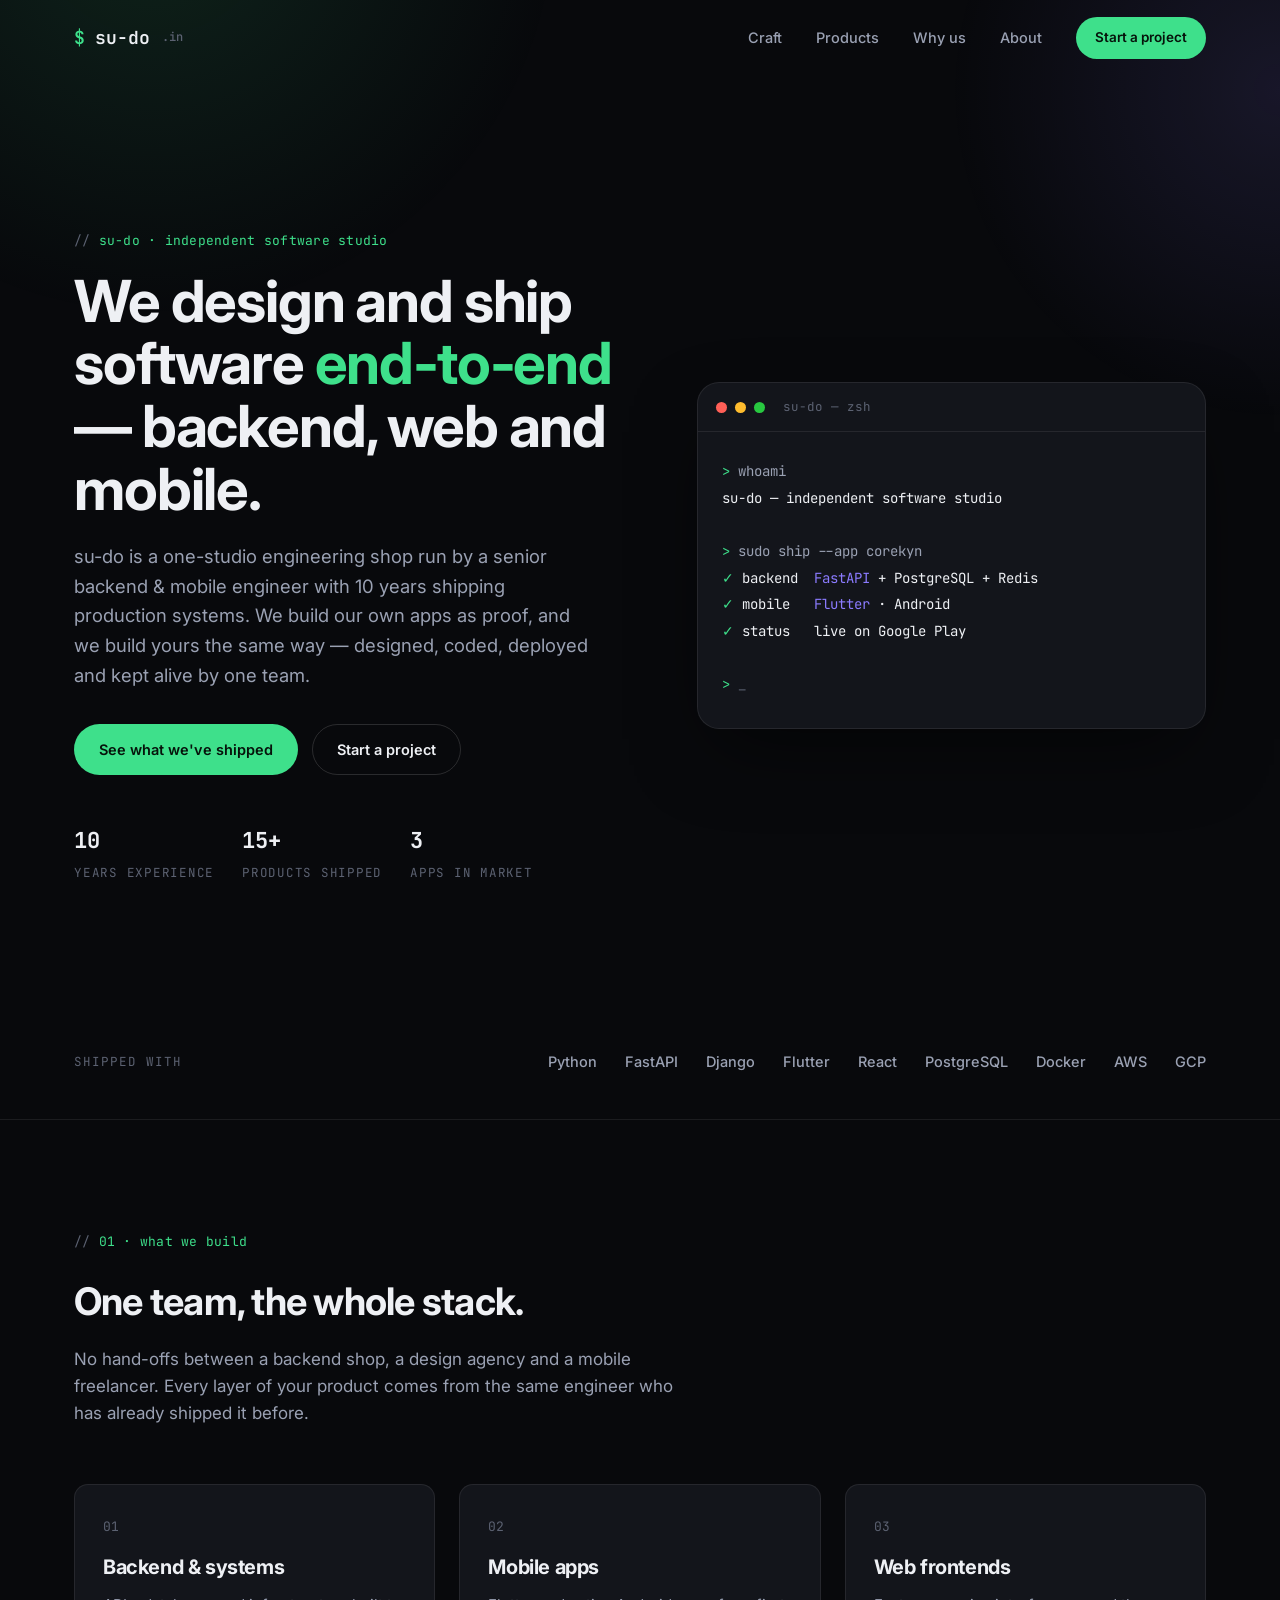
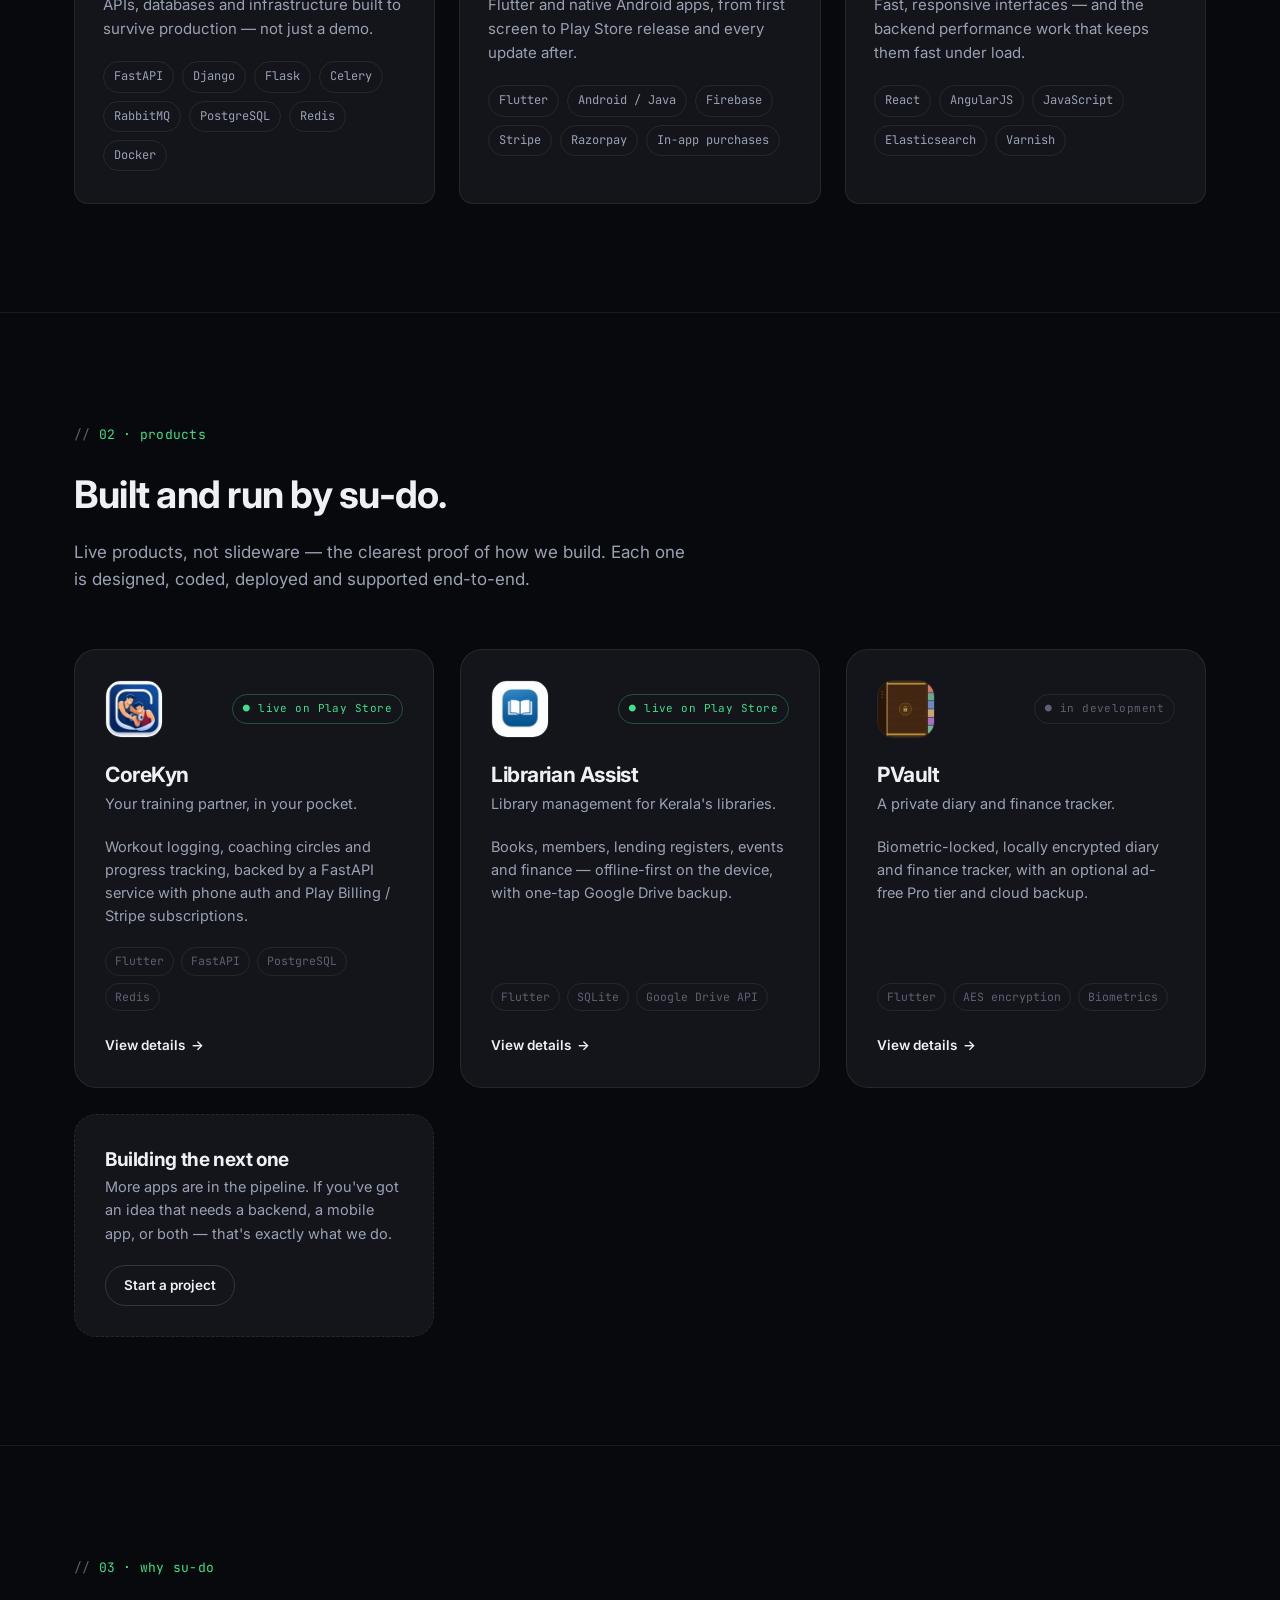
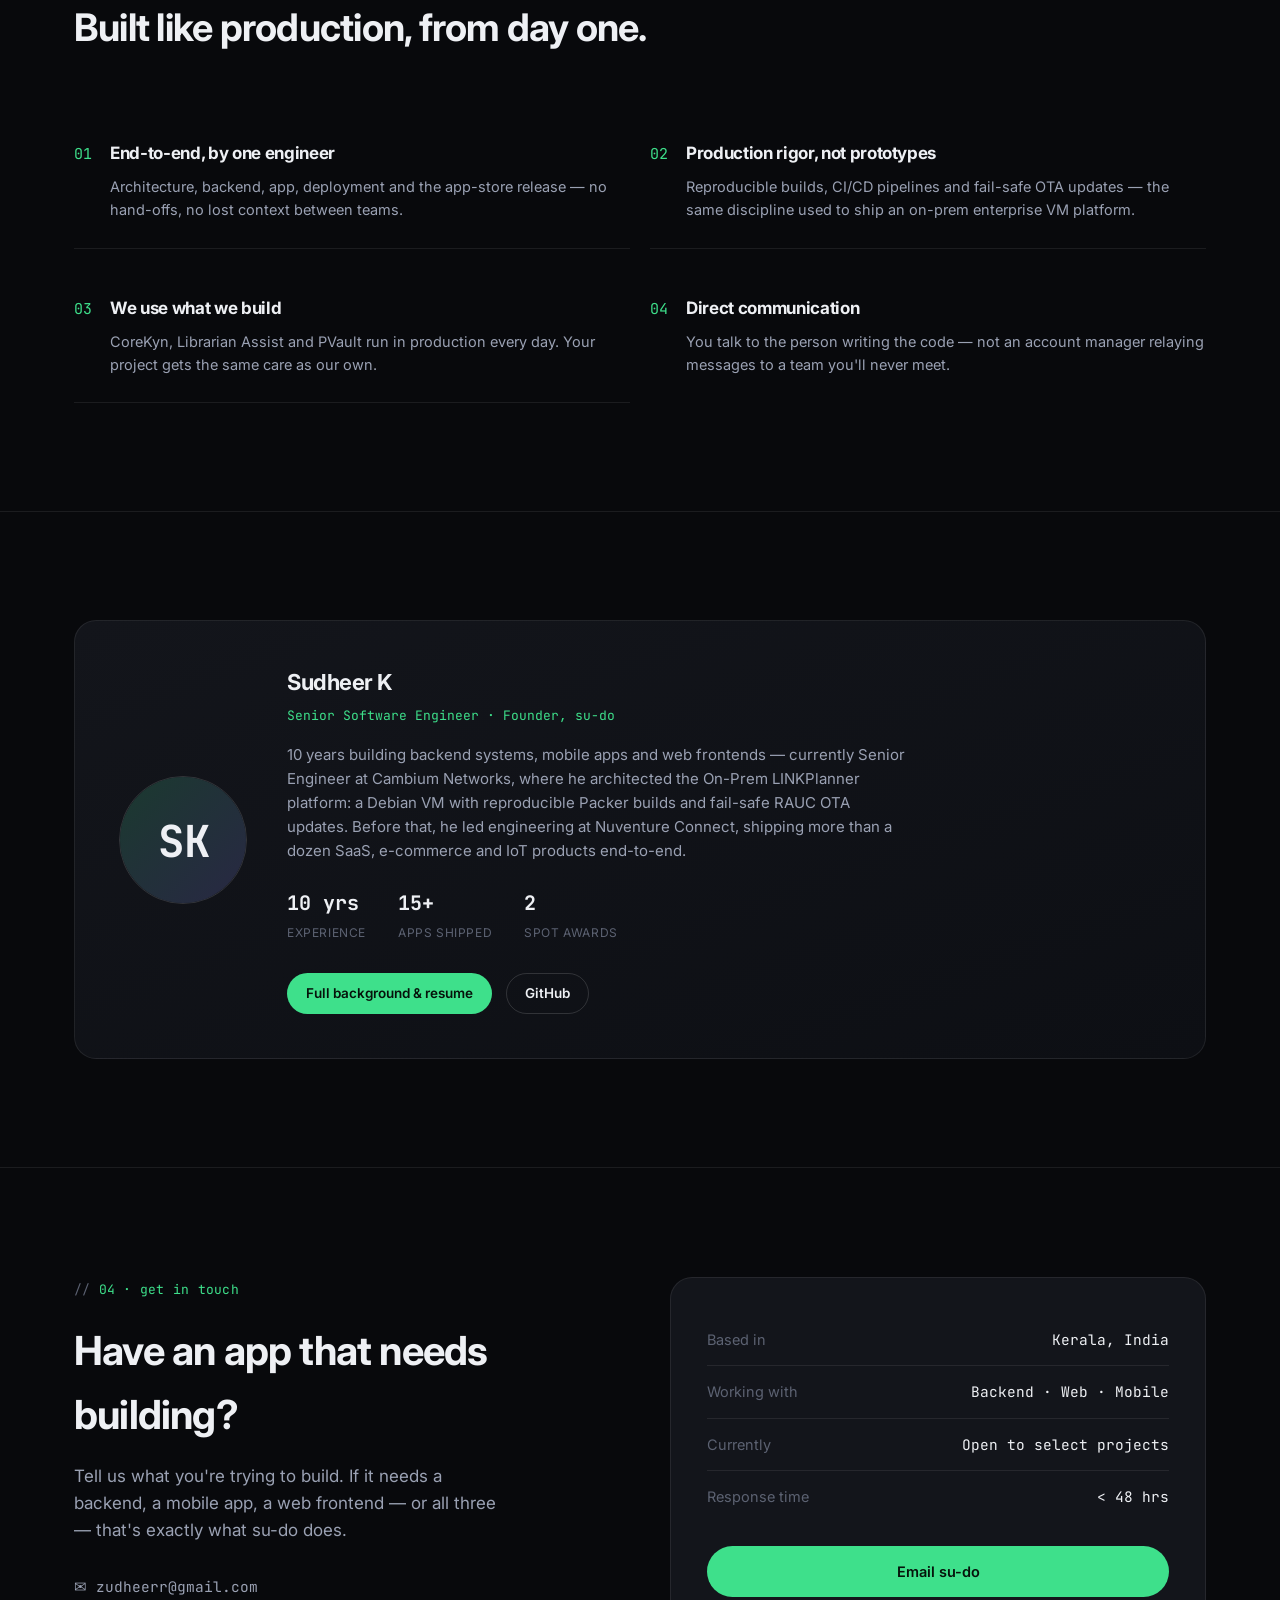
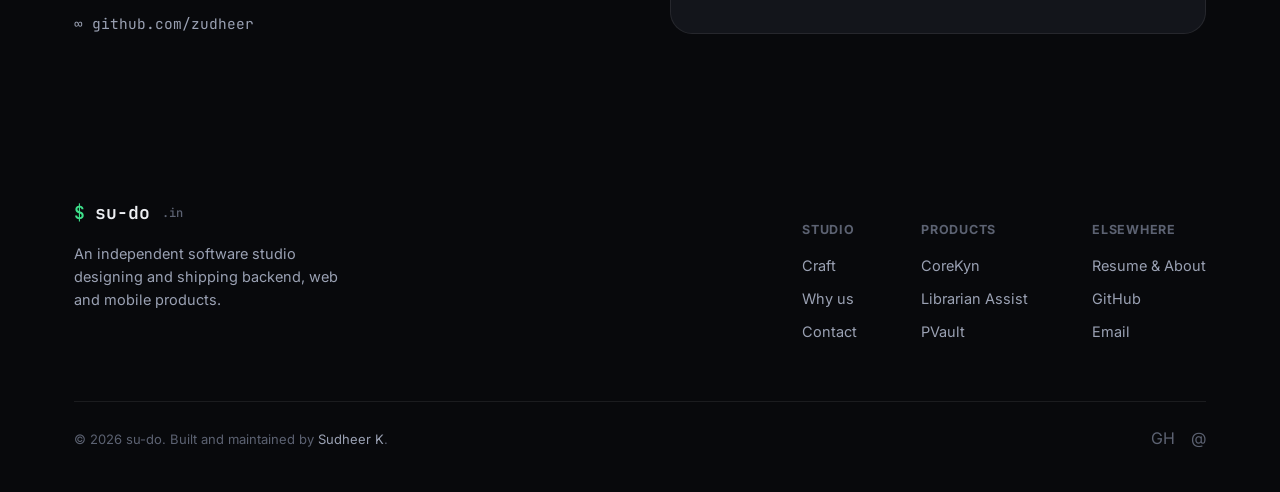
<file: index.html>
<!DOCTYPE html>
<html lang="en">
<head>
  <meta charset="utf-8">
  <meta name="viewport" content="width=device-width, initial-scale=1">
  <title>su-do — independent software studio</title>
  <meta name="description" content="su-do is an independent software studio run by a senior backend, web and mobile engineer. We build and ship our own products — CoreKyn, Librarian Assist, PVault — and build focused apps for clients too.">
  <meta name="keywords" content="software studio, app development, backend engineer, Flutter developer, FastAPI, freelance software engineer, Kerala software developer">
  <link rel="canonical" href="https://su-do.in/">

  <!-- Open Graph -->
  <meta property="og:type" content="website">
  <meta property="og:title" content="su-do — independent software studio">
  <meta property="og:description" content="A one-studio engineering shop that designs and ships full-stack products — backend, web and mobile — under one roof.">
  <meta property="og:url" content="https://su-do.in/">
  <meta name="twitter:card" content="summary">

  <link rel="icon" href="assets/img/favicon.svg" type="image/svg+xml">

  <link rel="preconnect" href="https://fonts.googleapis.com">
  <link rel="preconnect" href="https://fonts.gstatic.com" crossorigin>
  <link href="https://fonts.googleapis.com/css2?family=Inter:wght@400;500;600;700;800&family=JetBrains+Mono:wght@400;500;600;700&display=swap" rel="stylesheet">

  <link rel="stylesheet" href="assets/css/style.css">

  <!-- Google tag (gtag.js) -->
  <script async src="https://www.googletagmanager.com/gtag/js?id=G-2HQ09ZS5JB"></script>
  <script>
    window.dataLayer = window.dataLayer || [];
    function gtag(){dataLayer.push(arguments);}
    gtag('js', new Date());

    gtag('config', 'G-2HQ09ZS5JB');
  </script>

  <script data-ad-client="ca-pub-1484686711344048" async src="https://pagead2.googlesyndication.com/pagead/js/adsbygoogle.js"></script>

  <script type="application/ld+json">
  {
    "@context": "https://schema.org",
    "@type": "Organization",
    "name": "su-do",
    "url": "https://su-do.in",
    "founder": { "@type": "Person", "name": "Sudheer K", "url": "https://sudheer.su-do.in" },
    "sameAs": ["https://sudheer.su-do.in", "https://github.com/zudheer"]
  }
  </script>
</head>
<body>

  <nav class="nav">
    <div class="container">
      <a href="#top" class="brand"><span class="dot">$</span> su-do<small>.in</small></a>
      <ul class="nav-links" id="navLinks">
        <li><a href="#craft">Craft</a></li>
        <li><a href="#products">Products</a></li>
        <li><a href="#why">Why us</a></li>
        <li><a href="#author">About</a></li>
        <li><a href="#contact" class="btn btn-primary btn-sm">Start a project</a></li>
      </ul>
      <button class="nav-toggle" id="navToggle" aria-label="Toggle menu">&#9776;</button>
    </div>
  </nav>

  <header class="hero" id="top">
    <div class="container hero-grid">
      <div class="reveal in">
        <div class="eyebrow">su-do · independent software studio</div>
        <h1>We design and ship software <span class="accent">end&#8209;to&#8209;end</span> — backend, web and mobile.</h1>
        <p class="hero-sub">
          su-do is a one-studio engineering shop run by a senior backend &amp; mobile engineer
          with 10 years shipping production systems. We build our own apps as proof, and we
          build yours the same way — designed, coded, deployed and kept alive by one team.
        </p>
        <div class="hero-cta">
          <a href="#products" class="btn btn-primary">See what we've shipped</a>
          <a href="#contact" class="btn btn-ghost">Start a project</a>
        </div>
        <div class="hero-meta">
          <div><strong>10</strong><span>Years Experience</span></div>
          <div><strong>15+</strong><span>Products Shipped</span></div>
          <div><strong>3</strong><span>Apps In Market</span></div>
        </div>
      </div>

      <div class="reveal in">
        <div class="terminal">
          <div class="terminal-bar"><span></span><span></span><span></span><em>su-do — zsh</em></div>
          <div class="terminal-body">
            <div class="line-in"><span class="prompt">&gt;</span>whoami</div>
            <div>su-do — independent software studio</div>
            <br>
            <div class="line-in"><span class="prompt">&gt;</span>sudo ship --app corekyn</div>
            <div><span class="ok">&#10003;</span> backend&nbsp;&nbsp;<span class="tag">FastAPI</span> + PostgreSQL + Redis</div>
            <div><span class="ok">&#10003;</span> mobile &nbsp;&nbsp;<span class="tag">Flutter</span> · Android</div>
            <div><span class="ok">&#10003;</span> status &nbsp;&nbsp;live on Google Play</div>
            <br>
            <div class="line-in"><span class="prompt">&gt;</span><span class="muted">_</span></div>
          </div>
        </div>
      </div>
    </div>
  </header>

  <section class="stack-strip">
    <div class="container reveal">
      <p>Shipped with</p>
      <div class="stack-list">
        <span>Python</span><span>FastAPI</span><span>Django</span><span>Flutter</span>
        <span>React</span><span>PostgreSQL</span><span>Docker</span><span>AWS</span><span>GCP</span>
      </div>
    </div>
  </section>

  <section id="craft">
    <div class="container">
      <div class="section-head reveal">
        <div class="eyebrow">01 · what we build</div>
        <h2>One team, the whole stack.</h2>
        <p>No hand-offs between a backend shop, a design agency and a mobile freelancer. Every layer of your product comes from the same engineer who has already shipped it before.</p>
      </div>

      <div class="pillars">
        <div class="pillar reveal">
          <div class="num">01</div>
          <h3>Backend &amp; systems</h3>
          <p>APIs, databases and infrastructure built to survive production — not just a demo.</p>
          <div class="tags">
            <span>FastAPI</span><span>Django</span><span>Flask</span><span>Celery</span>
            <span>RabbitMQ</span><span>PostgreSQL</span><span>Redis</span><span>Docker</span>
          </div>
        </div>
        <div class="pillar reveal">
          <div class="num">02</div>
          <h3>Mobile apps</h3>
          <p>Flutter and native Android apps, from first screen to Play Store release and every update after.</p>
          <div class="tags">
            <span>Flutter</span><span>Android / Java</span><span>Firebase</span>
            <span>Stripe</span><span>Razorpay</span><span>In-app purchases</span>
          </div>
        </div>
        <div class="pillar reveal">
          <div class="num">03</div>
          <h3>Web frontends</h3>
          <p>Fast, responsive interfaces — and the backend performance work that keeps them fast under load.</p>
          <div class="tags">
            <span>React</span><span>AngularJS</span><span>JavaScript</span>
            <span>Elasticsearch</span><span>Varnish</span>
          </div>
        </div>
      </div>
    </div>
  </section>

  <section id="products">
    <div class="container">
      <div class="section-head reveal">
        <div class="eyebrow">02 · products</div>
        <h2>Built and run by su-do.</h2>
        <p>Live products, not slideware — the clearest proof of how we build. Each one is designed, coded, deployed and supported end-to-end.</p>
      </div>

      <div class="products-grid">

        <a class="product-card reveal" href="products/corekyn/">
          <div class="icon-wrap">
            <div class="icon"><img src="assets/img/products/corekyn.png" alt="CoreKyn app icon"></div>
            <span class="status-pill live">&#9679; live on Play Store</span>
          </div>
          <div>
            <h3>CoreKyn</h3>
            <p class="tagline">Your training partner, in your pocket.</p>
          </div>
          <p class="desc">Workout logging, coaching circles and progress tracking, backed by a FastAPI service with phone auth and Play Billing / Stripe subscriptions.</p>
          <div class="tags"><span>Flutter</span><span>FastAPI</span><span>PostgreSQL</span><span>Redis</span></div>
          <div class="card-actions">
            <span class="visit">View details <span class="arrow">&#8594;</span></span>
          </div>
        </a>

        <a class="product-card reveal" href="products/librarian-assist/">
          <div class="icon-wrap">
            <div class="icon"><img src="assets/img/products/librarian-assist.png" alt="Librarian Assist app icon"></div>
            <span class="status-pill live">&#9679; live on Play Store</span>
          </div>
          <div>
            <h3>Librarian Assist</h3>
            <p class="tagline">Library management for Kerala's libraries.</p>
          </div>
          <p class="desc">Books, members, lending registers, events and finance — offline-first on the device, with one-tap Google Drive backup.</p>
          <div class="tags"><span>Flutter</span><span>SQLite</span><span>Google Drive API</span></div>
          <div class="card-actions">
            <span class="visit">View details <span class="arrow">&#8594;</span></span>
          </div>
        </a>

        <a class="product-card reveal" href="products/pvault/">
          <div class="icon-wrap">
            <div class="icon"><img src="assets/img/products/pvault.png" alt="PVault app icon"></div>
            <span class="status-pill">&#9679; in development</span>
          </div>
          <div>
            <h3>PVault</h3>
            <p class="tagline">A private diary and finance tracker.</p>
          </div>
          <p class="desc">Biometric-locked, locally encrypted diary and finance tracker, with an optional ad-free Pro tier and cloud backup.</p>
          <div class="tags"><span>Flutter</span><span>AES encryption</span><span>Biometrics</span></div>
          <div class="card-actions">
            <span class="visit">View details <span class="arrow">&#8594;</span></span>
          </div>
        </a>

        <div class="product-card product-teaser reveal">
          <div>
            <h3>Building the next one</h3>
            <p>More apps are in the pipeline. If you've got an idea that needs a backend, a mobile app, or both — that's exactly what we do.</p>
          </div>
          <a href="#contact" class="btn btn-ghost btn-sm">Start a project</a>
        </div>

      </div>
    </div>
  </section>

  <section id="why">
    <div class="container">
      <div class="section-head reveal">
        <div class="eyebrow">03 · why su-do</div>
        <h2>Built like production, from day one.</h2>
      </div>

      <div class="why-grid">
        <div class="why-item reveal">
          <span class="idx">01</span>
          <div>
            <h4>End-to-end, by one engineer</h4>
            <p>Architecture, backend, app, deployment and the app-store release — no hand-offs, no lost context between teams.</p>
          </div>
        </div>
        <div class="why-item reveal">
          <span class="idx">02</span>
          <div>
            <h4>Production rigor, not prototypes</h4>
            <p>Reproducible builds, CI/CD pipelines and fail-safe OTA updates — the same discipline used to ship an on-prem enterprise VM platform.</p>
          </div>
        </div>
        <div class="why-item reveal">
          <span class="idx">03</span>
          <div>
            <h4>We use what we build</h4>
            <p>CoreKyn, Librarian Assist and PVault run in production every day. Your project gets the same care as our own.</p>
          </div>
        </div>
        <div class="why-item reveal">
          <span class="idx">04</span>
          <div>
            <h4>Direct communication</h4>
            <p>You talk to the person writing the code — not an account manager relaying messages to a team you'll never meet.</p>
          </div>
        </div>
      </div>
    </div>
  </section>

  <section id="author">
    <div class="container">
      <div class="author-card reveal">
        <div class="author-avatar" aria-hidden="true">
          <svg width="128" height="128" viewBox="0 0 128 128">
            <defs>
              <linearGradient id="av" x1="0" y1="0" x2="1" y2="1">
                <stop offset="0" stop-color="#3ee08b"/>
                <stop offset="1" stop-color="#8b7bff"/>
              </linearGradient>
            </defs>
            <rect width="128" height="128" fill="#13151b"/>
            <rect width="128" height="128" fill="url(#av)" opacity="0.18"/>
            <text x="64" y="80" font-family="JetBrains Mono, monospace" font-size="44" font-weight="700" fill="#eef0f4" text-anchor="middle">SK</text>
          </svg>
        </div>
        <div>
          <h3>Sudheer K</h3>
          <span class="role">Senior Software Engineer · Founder, su-do</span>
          <p class="bio">
            10 years building backend systems, mobile apps and web frontends — currently Senior
            Engineer at Cambium Networks, where he architected the On-Prem LINKPlanner platform:
            a Debian VM with reproducible Packer builds and fail-safe RAUC OTA updates. Before
            that, he led engineering at Nuventure Connect, shipping more than a dozen SaaS,
            e-commerce and IoT products end-to-end.
          </p>
          <div class="author-stats">
            <div><strong>10 yrs</strong><span>Experience</span></div>
            <div><strong>15+</strong><span>Apps Shipped</span></div>
            <div><strong>2</strong><span>Spot Awards</span></div>
          </div>
          <div class="author-actions">
            <a href="https://sudheer.su-do.in" target="_blank" rel="noopener" class="btn btn-primary btn-sm">Full background &amp; resume</a>
            <a href="https://github.com/zudheer" target="_blank" rel="noopener" class="btn btn-ghost btn-sm">GitHub</a>
          </div>
        </div>
      </div>
    </div>
  </section>

  <section id="contact">
    <div class="container contact-wrap">
      <div class="reveal">
        <div class="eyebrow">04 · get in touch</div>
        <h2>Have an app that needs building?</h2>
        <p class="lead">Tell us what you're trying to build. If it needs a backend, a mobile app, a web frontend — or all three — that's exactly what su-do does.</p>
        <div class="contact-list">
          <a href="mailto:zudheerr@gmail.com">&#9993; zudheerr@gmail.com</a>
          <a href="https://github.com/zudheer" target="_blank" rel="noopener">&#8734; github.com/zudheer</a>
        </div>
      </div>
      <div class="contact-card reveal">
        <div class="line"><span>Based in</span><span>Kerala, India</span></div>
        <div class="line"><span>Working with</span><span>Backend · Web · Mobile</span></div>
        <div class="line"><span>Currently</span><span>Open to select projects</span></div>
        <div class="line"><span>Response time</span><span>&lt; 48 hrs</span></div>
        <a href="mailto:zudheerr@gmail.com?subject=Let%27s%20build%20something" class="btn btn-primary">Email su-do</a>
      </div>
    </div>
  </section>

  <footer class="site-footer">
    <div class="container">
      <div class="footer-top">
        <div>
          <a href="#top" class="brand"><span class="dot">$</span> su-do<small>.in</small></a>
          <p style="max-width:280px;color:var(--text-dim);font-size:14.5px;margin-top:14px;">
            An independent software studio designing and shipping backend, web and mobile products.
          </p>
        </div>
        <div class="footer-cols">
          <div class="footer-col">
            <h5>Studio</h5>
            <a href="#craft">Craft</a>
            <a href="#why">Why us</a>
            <a href="#contact">Contact</a>
          </div>
          <div class="footer-col">
            <h5>Products</h5>
            <a href="products/corekyn/">CoreKyn</a>
            <a href="products/librarian-assist/">Librarian Assist</a>
            <a href="products/pvault/">PVault</a>
          </div>
          <div class="footer-col">
            <h5>Elsewhere</h5>
            <a href="https://sudheer.su-do.in" target="_blank" rel="noopener">Resume &amp; About</a>
            <a href="https://github.com/zudheer" target="_blank" rel="noopener">GitHub</a>
            <a href="mailto:zudheerr@gmail.com">Email</a>
          </div>
        </div>
      </div>
      <div class="footer-bottom">
        <p>&copy; 2026 su-do. Built and maintained by <a href="https://sudheer.su-do.in" target="_blank" rel="noopener" style="color:var(--text-dim)">Sudheer K</a>.</p>
        <div class="social">
          <a href="https://github.com/zudheer" target="_blank" rel="noopener" aria-label="GitHub">GH</a>
          <a href="mailto:zudheerr@gmail.com" aria-label="Email">@</a>
        </div>
      </div>
    </div>
  </footer>

  <script src="assets/js/main.js"></script>
</body>
</html>
</file>
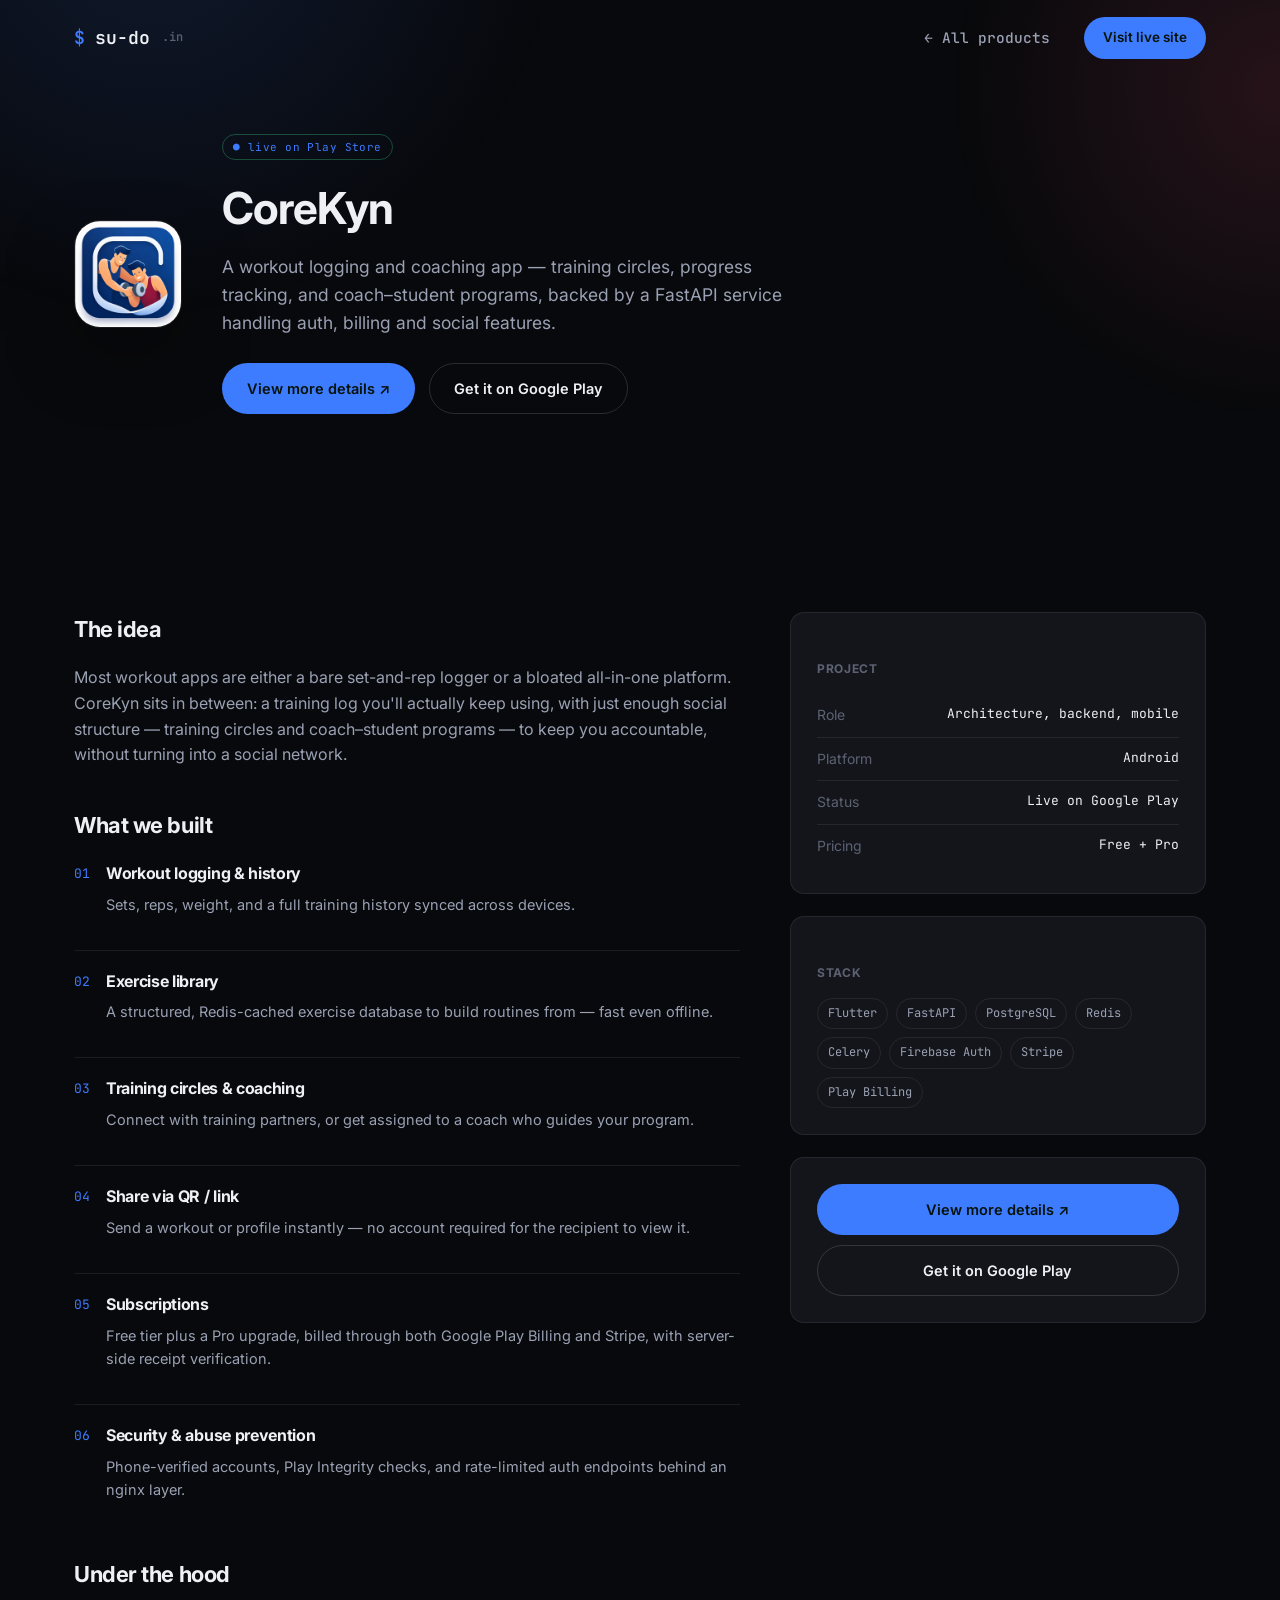
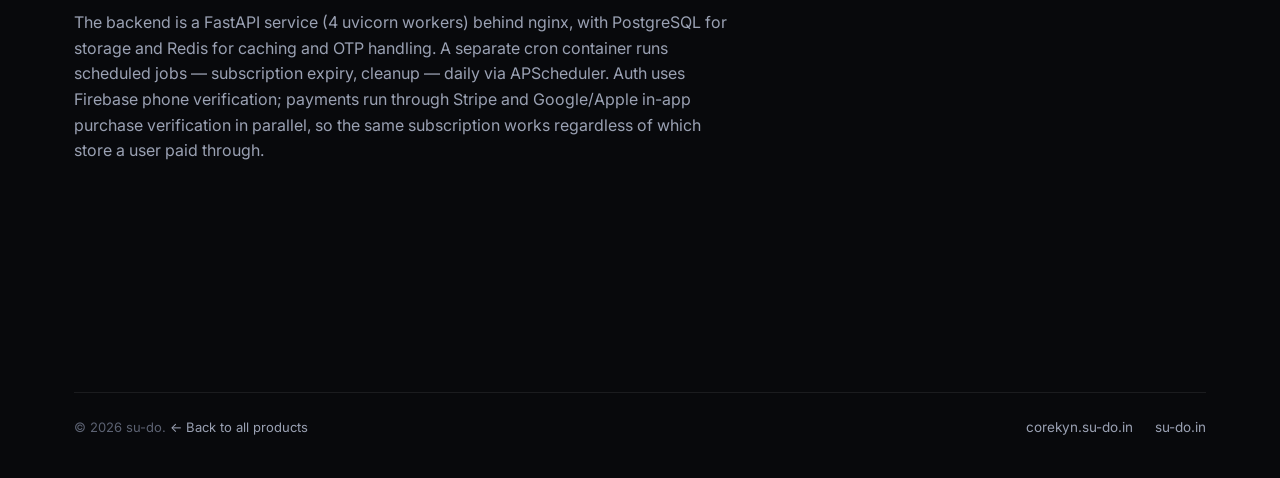
<file: products/corekyn/index.html>
<!DOCTYPE html>
<html lang="en">
<head>
  <meta charset="utf-8">
  <meta name="viewport" content="width=device-width, initial-scale=1">
  <title>CoreKyn — a su-do product</title>
  <meta name="description" content="CoreKyn is a workout logging and coaching app — training circles, progress tracking, and coach-student programs. Built end-to-end by su-do.">
  <link rel="canonical" href="https://su-do.in/products/corekyn/">
  <meta property="og:type" content="website">
  <meta property="og:title" content="CoreKyn — a su-do product">
  <meta property="og:description" content="Workout logging, coaching circles and progress tracking, built end-to-end by su-do.">
  <meta property="og:url" content="https://su-do.in/products/corekyn/">
  <link rel="icon" href="../../assets/img/favicon.svg" type="image/svg+xml">

  <link rel="preconnect" href="https://fonts.googleapis.com">
  <link rel="preconnect" href="https://fonts.gstatic.com" crossorigin>
  <link href="https://fonts.googleapis.com/css2?family=Inter:wght@400;500;600;700;800&family=JetBrains+Mono:wght@400;500;600;700&display=swap" rel="stylesheet">
  <link rel="stylesheet" href="../../assets/css/style.css">
  <style>:root { --accent: #3d7bff; --accent-soft: rgba(61,123,255,.14); --accent-2: #ff5d7a; --accent-2-soft: rgba(255,93,122,.12); }</style>

  <!-- Google tag (gtag.js) -->
  <script async src="https://www.googletagmanager.com/gtag/js?id=G-2HQ09ZS5JB"></script>
  <script>
    window.dataLayer = window.dataLayer || [];
    function gtag(){dataLayer.push(arguments);}
    gtag('js', new Date());

    gtag('config', 'G-2HQ09ZS5JB');
  </script>
</head>
<body>

  <nav class="nav is-scrolled">
    <div class="container">
      <a href="../../" class="brand"><span class="dot">$</span> su-do<small>.in</small></a>
      <ul class="nav-links" id="navLinks">
        <li><a href="../../#products" class="back-link">&larr; All products</a></li>
        <li><a href="https://corekyn.su-do.in" target="_blank" rel="noopener" class="btn btn-primary btn-sm">Visit live site</a></li>
      </ul>
      <button class="nav-toggle" id="navToggle" aria-label="Toggle menu">&#9776;</button>
    </div>
  </nav>

  <header class="detail-hero">
    <div class="container">
      <div class="detail-hero-grid">
        <div class="icon-xl reveal in"><img src="../../assets/img/products/corekyn.png" alt="CoreKyn app icon"></div>
        <div class="reveal in">
          <span class="status-pill live">&#9679; live on Play Store</span>
          <h1>CoreKyn</h1>
          <p class="tagline">A workout logging and coaching app — training circles, progress tracking, and coach&ndash;student programs, backed by a FastAPI service handling auth, billing and social features.</p>
          <div class="cta-row">
            <a href="https://corekyn.su-do.in" target="_blank" rel="noopener" class="btn btn-primary">View more details &#8599;</a>
            <a href="https://play.google.com/store/apps/details?id=com.sudo.corekyn" target="_blank" rel="noopener" class="btn btn-ghost">Get it on Google Play</a>
          </div>
        </div>
      </div>
    </div>
  </header>

  <section>
    <div class="container detail-body">
      <div class="detail-copy reveal in">
        <h2>The idea</h2>
        <p>
          Most workout apps are either a bare set-and-rep logger or a bloated all-in-one platform.
          CoreKyn sits in between: a training log you'll actually keep using, with just enough
          social structure — training circles and coach&ndash;student programs — to keep you
          accountable, without turning into a social network.
        </p>

        <h2>What we built</h2>
        <div class="detail-feature-list">
          <div class="item">
            <span class="n">01</span>
            <div><h4>Workout logging &amp; history</h4><p>Sets, reps, weight, and a full training history synced across devices.</p></div>
          </div>
          <div class="item">
            <span class="n">02</span>
            <div><h4>Exercise library</h4><p>A structured, Redis-cached exercise database to build routines from — fast even offline.</p></div>
          </div>
          <div class="item">
            <span class="n">03</span>
            <div><h4>Training circles &amp; coaching</h4><p>Connect with training partners, or get assigned to a coach who guides your program.</p></div>
          </div>
          <div class="item">
            <span class="n">04</span>
            <div><h4>Share via QR / link</h4><p>Send a workout or profile instantly — no account required for the recipient to view it.</p></div>
          </div>
          <div class="item">
            <span class="n">05</span>
            <div><h4>Subscriptions</h4><p>Free tier plus a Pro upgrade, billed through both Google Play Billing and Stripe, with server-side receipt verification.</p></div>
          </div>
          <div class="item">
            <span class="n">06</span>
            <div><h4>Security &amp; abuse prevention</h4><p>Phone-verified accounts, Play Integrity checks, and rate-limited auth endpoints behind an nginx layer.</p></div>
          </div>
        </div>

        <h2>Under the hood</h2>
        <p>
          The backend is a FastAPI service (4 uvicorn workers) behind nginx, with PostgreSQL for
          storage and Redis for caching and OTP handling. A separate cron container runs scheduled
          jobs — subscription expiry, cleanup — daily via APScheduler. Auth uses Firebase phone
          verification; payments run through Stripe and Google/Apple in-app purchase verification
          in parallel, so the same subscription works regardless of which store a user paid through.
        </p>
      </div>

      <aside class="detail-side reveal in">
        <div class="side-card">
          <h5>Project</h5>
          <div class="row"><span>Role</span><span>Architecture, backend, mobile</span></div>
          <div class="row"><span>Platform</span><span>Android</span></div>
          <div class="row"><span>Status</span><span>Live on Google Play</span></div>
          <div class="row"><span>Pricing</span><span>Free + Pro</span></div>
        </div>
        <div class="side-card">
          <h5>Stack</h5>
          <div class="tags">
            <span>Flutter</span><span>FastAPI</span><span>PostgreSQL</span><span>Redis</span>
            <span>Celery</span><span>Firebase Auth</span><span>Stripe</span><span>Play Billing</span>
          </div>
        </div>
        <div class="side-card">
          <a href="https://corekyn.su-do.in" target="_blank" rel="noopener" class="btn btn-primary">View more details &#8599;</a>
          <a href="https://play.google.com/store/apps/details?id=com.sudo.corekyn" target="_blank" rel="noopener" class="btn btn-ghost">Get it on Google Play</a>
        </div>
      </aside>
    </div>
  </section>

  <footer class="site-footer">
    <div class="container">
      <div class="footer-bottom">
        <p>&copy; 2026 su-do. <a href="../../#products" style="color:var(--text-dim)">&larr; Back to all products</a></p>
        <div class="footer-links">
          <a href="https://corekyn.su-do.in" target="_blank" rel="noopener">corekyn.su-do.in</a>
          <a href="https://su-do.in">su-do.in</a>
        </div>
      </div>
    </div>
  </footer>

  <script src="../../assets/js/main.js"></script>
</body>
</html>
</file>
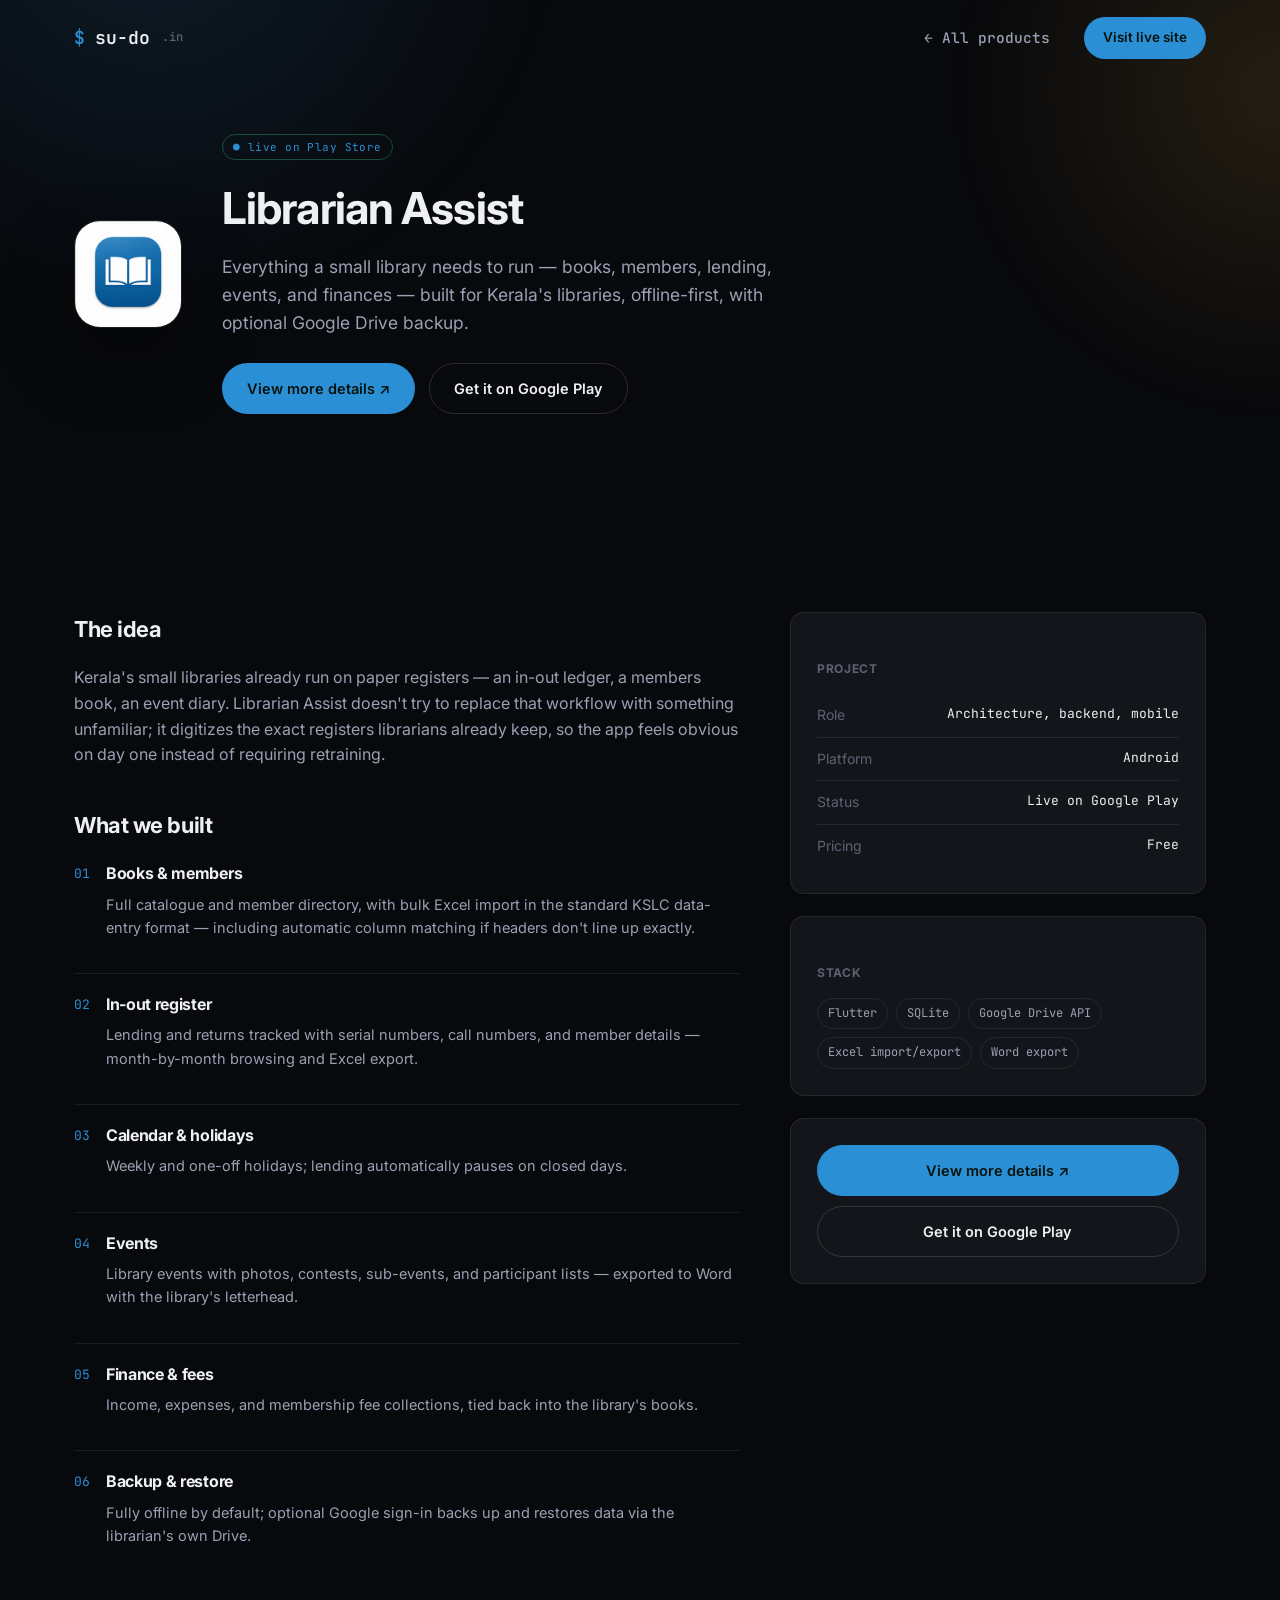
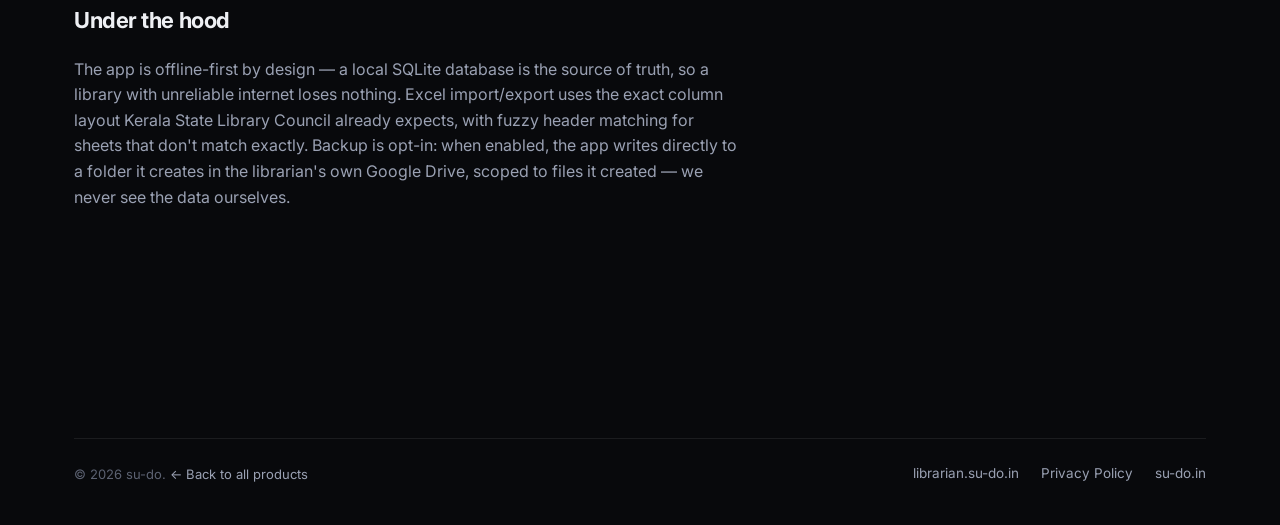
<file: products/librarian-assist/index.html>
<!DOCTYPE html>
<html lang="en">
<head>
  <meta charset="utf-8">
  <meta name="viewport" content="width=device-width, initial-scale=1">
  <title>Librarian Assist — a su-do product</title>
  <meta name="description" content="Librarian Assist is a library management app for Kerala's libraries — books, members, lending, events, and finance. Built end-to-end by su-do.">
  <link rel="canonical" href="https://su-do.in/products/librarian-assist/">
  <meta property="og:type" content="website">
  <meta property="og:title" content="Librarian Assist — a su-do product">
  <meta property="og:description" content="Library management for Kerala's libraries, built end-to-end by su-do.">
  <meta property="og:url" content="https://su-do.in/products/librarian-assist/">
  <link rel="icon" href="../../assets/img/favicon.svg" type="image/svg+xml">

  <link rel="preconnect" href="https://fonts.googleapis.com">
  <link rel="preconnect" href="https://fonts.gstatic.com" crossorigin>
  <link href="https://fonts.googleapis.com/css2?family=Inter:wght@400;500;600;700;800&family=JetBrains+Mono:wght@400;500;600;700&display=swap" rel="stylesheet">
  <link rel="stylesheet" href="../../assets/css/style.css">
  <style>:root { --accent: #2b8fd6; --accent-soft: rgba(43,143,214,.14); --accent-2: #f0b03c; --accent-2-soft: rgba(240,176,60,.12); }</style>

  <!-- Google tag (gtag.js) -->
  <script async src="https://www.googletagmanager.com/gtag/js?id=G-2HQ09ZS5JB"></script>
  <script>
    window.dataLayer = window.dataLayer || [];
    function gtag(){dataLayer.push(arguments);}
    gtag('js', new Date());

    gtag('config', 'G-2HQ09ZS5JB');
  </script>
</head>
<body>

  <nav class="nav is-scrolled">
    <div class="container">
      <a href="../../" class="brand"><span class="dot">$</span> su-do<small>.in</small></a>
      <ul class="nav-links" id="navLinks">
        <li><a href="../../#products" class="back-link">&larr; All products</a></li>
        <li><a href="https://librarian.su-do.in" target="_blank" rel="noopener" class="btn btn-primary btn-sm">Visit live site</a></li>
      </ul>
      <button class="nav-toggle" id="navToggle" aria-label="Toggle menu">&#9776;</button>
    </div>
  </nav>

  <header class="detail-hero">
    <div class="container">
      <div class="detail-hero-grid">
        <div class="icon-xl reveal in"><img src="../../assets/img/products/librarian-assist.png" alt="Librarian Assist app icon"></div>
        <div class="reveal in">
          <span class="status-pill live">&#9679; live on Play Store</span>
          <h1>Librarian Assist</h1>
          <p class="tagline">Everything a small library needs to run — books, members, lending, events, and finances — built for Kerala's libraries, offline-first, with optional Google Drive backup.</p>
          <div class="cta-row">
            <a href="https://librarian.su-do.in" target="_blank" rel="noopener" class="btn btn-primary">View more details &#8599;</a>
            <a href="https://play.google.com/store/apps/details?id=com.sudo.librarian_assist" target="_blank" rel="noopener" class="btn btn-ghost">Get it on Google Play</a>
          </div>
        </div>
      </div>
    </div>
  </header>

  <section>
    <div class="container detail-body">
      <div class="detail-copy reveal in">
        <h2>The idea</h2>
        <p>
          Kerala's small libraries already run on paper registers — an in-out ledger, a members
          book, an event diary. Librarian Assist doesn't try to replace that workflow with
          something unfamiliar; it digitizes the exact registers librarians already keep, so the
          app feels obvious on day one instead of requiring retraining.
        </p>

        <h2>What we built</h2>
        <div class="detail-feature-list">
          <div class="item">
            <span class="n">01</span>
            <div><h4>Books &amp; members</h4><p>Full catalogue and member directory, with bulk Excel import in the standard KSLC data-entry format — including automatic column matching if headers don't line up exactly.</p></div>
          </div>
          <div class="item">
            <span class="n">02</span>
            <div><h4>In-out register</h4><p>Lending and returns tracked with serial numbers, call numbers, and member details — month-by-month browsing and Excel export.</p></div>
          </div>
          <div class="item">
            <span class="n">03</span>
            <div><h4>Calendar &amp; holidays</h4><p>Weekly and one-off holidays; lending automatically pauses on closed days.</p></div>
          </div>
          <div class="item">
            <span class="n">04</span>
            <div><h4>Events</h4><p>Library events with photos, contests, sub-events, and participant lists — exported to Word with the library's letterhead.</p></div>
          </div>
          <div class="item">
            <span class="n">05</span>
            <div><h4>Finance &amp; fees</h4><p>Income, expenses, and membership fee collections, tied back into the library's books.</p></div>
          </div>
          <div class="item">
            <span class="n">06</span>
            <div><h4>Backup &amp; restore</h4><p>Fully offline by default; optional Google sign-in backs up and restores data via the librarian's own Drive.</p></div>
          </div>
        </div>

        <h2>Under the hood</h2>
        <p>
          The app is offline-first by design — a local SQLite database is the source of truth, so
          a library with unreliable internet loses nothing. Excel import/export uses the exact
          column layout Kerala State Library Council already expects, with fuzzy header matching
          for sheets that don't match exactly. Backup is opt-in: when enabled, the app writes
          directly to a folder it creates in the librarian's own Google Drive, scoped to files it
          created — we never see the data ourselves.
        </p>
      </div>

      <aside class="detail-side reveal in">
        <div class="side-card">
          <h5>Project</h5>
          <div class="row"><span>Role</span><span>Architecture, backend, mobile</span></div>
          <div class="row"><span>Platform</span><span>Android</span></div>
          <div class="row"><span>Status</span><span>Live on Google Play</span></div>
          <div class="row"><span>Pricing</span><span>Free</span></div>
        </div>
        <div class="side-card">
          <h5>Stack</h5>
          <div class="tags">
            <span>Flutter</span><span>SQLite</span><span>Google Drive API</span>
            <span>Excel import/export</span><span>Word export</span>
          </div>
        </div>
        <div class="side-card">
          <a href="https://librarian.su-do.in" target="_blank" rel="noopener" class="btn btn-primary">View more details &#8599;</a>
          <a href="https://play.google.com/store/apps/details?id=com.sudo.librarian_assist" target="_blank" rel="noopener" class="btn btn-ghost">Get it on Google Play</a>
        </div>
      </aside>
    </div>
  </section>

  <footer class="site-footer">
    <div class="container">
      <div class="footer-bottom">
        <p>&copy; 2026 su-do. <a href="../../#products" style="color:var(--text-dim)">&larr; Back to all products</a></p>
        <div class="footer-links">
          <a href="https://librarian.su-do.in" target="_blank" rel="noopener">librarian.su-do.in</a>
          <a href="privacy/">Privacy Policy</a>
          <a href="https://su-do.in">su-do.in</a>
        </div>
      </div>
    </div>
  </footer>

  <script src="../../assets/js/main.js"></script>
</body>
</html>
</file>
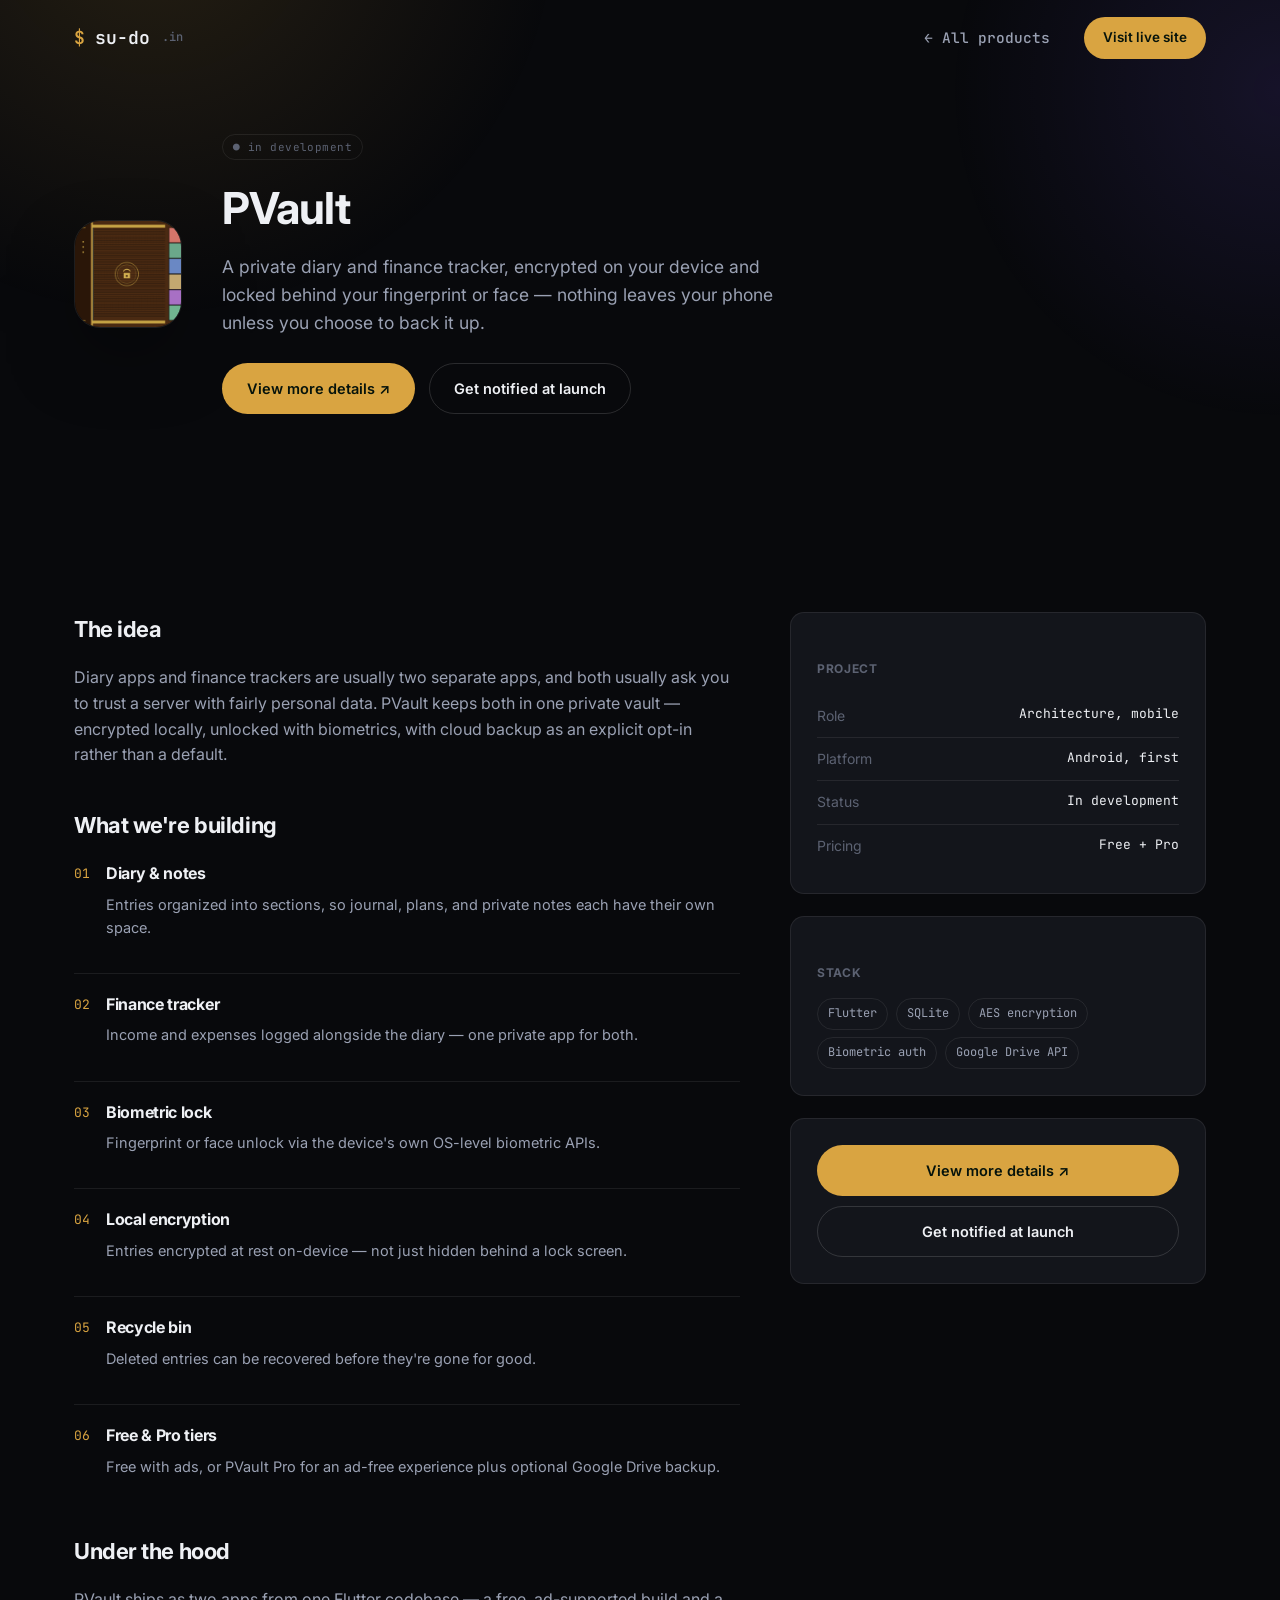
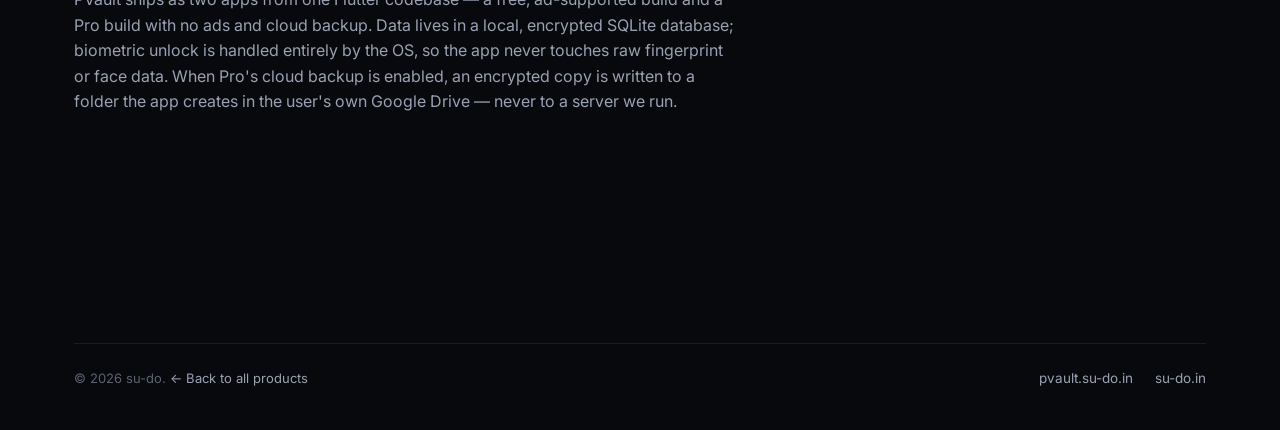
<file: products/pvault/index.html>
<!DOCTYPE html>
<html lang="en">
<head>
  <meta charset="utf-8">
  <meta name="viewport" content="width=device-width, initial-scale=1">
  <title>PVault — a su-do product</title>
  <meta name="description" content="PVault is a biometric-locked, locally encrypted diary and finance tracker, with an optional ad-free Pro tier and cloud backup. Built end-to-end by su-do.">
  <link rel="canonical" href="https://su-do.in/products/pvault/">
  <meta property="og:type" content="website">
  <meta property="og:title" content="PVault — a su-do product">
  <meta property="og:description" content="A private diary and finance tracker, built end-to-end by su-do.">
  <meta property="og:url" content="https://su-do.in/products/pvault/">
  <link rel="icon" href="../../assets/img/favicon.svg" type="image/svg+xml">

  <link rel="preconnect" href="https://fonts.googleapis.com">
  <link rel="preconnect" href="https://fonts.gstatic.com" crossorigin>
  <link href="https://fonts.googleapis.com/css2?family=Inter:wght@400;500;600;700;800&family=JetBrains+Mono:wght@400;500;600;700&display=swap" rel="stylesheet">
  <link rel="stylesheet" href="../../assets/css/style.css">
  <style>:root { --accent: #d9a441; --accent-soft: rgba(217,164,65,.14); --accent-2: #7c5cff; --accent-2-soft: rgba(124,92,255,.12); }</style>

  <!-- Google tag (gtag.js) -->
  <script async src="https://www.googletagmanager.com/gtag/js?id=G-2HQ09ZS5JB"></script>
  <script>
    window.dataLayer = window.dataLayer || [];
    function gtag(){dataLayer.push(arguments);}
    gtag('js', new Date());

    gtag('config', 'G-2HQ09ZS5JB');
  </script>
</head>
<body>

  <nav class="nav is-scrolled">
    <div class="container">
      <a href="../../" class="brand"><span class="dot">$</span> su-do<small>.in</small></a>
      <ul class="nav-links" id="navLinks">
        <li><a href="../../#products" class="back-link">&larr; All products</a></li>
        <li><a href="https://pvault.su-do.in" target="_blank" rel="noopener" class="btn btn-primary btn-sm">Visit live site</a></li>
      </ul>
      <button class="nav-toggle" id="navToggle" aria-label="Toggle menu">&#9776;</button>
    </div>
  </nav>

  <header class="detail-hero">
    <div class="container">
      <div class="detail-hero-grid">
        <div class="icon-xl reveal in"><img src="../../assets/img/products/pvault.png" alt="PVault app icon"></div>
        <div class="reveal in">
          <span class="status-pill">&#9679; in development</span>
          <h1>PVault</h1>
          <p class="tagline">A private diary and finance tracker, encrypted on your device and locked behind your fingerprint or face — nothing leaves your phone unless you choose to back it up.</p>
          <div class="cta-row">
            <a href="https://pvault.su-do.in" target="_blank" rel="noopener" class="btn btn-primary">View more details &#8599;</a>
            <a href="mailto:zudheerr@gmail.com?subject=Notify%20me%20about%20PVault" class="btn btn-ghost">Get notified at launch</a>
          </div>
        </div>
      </div>
    </div>
  </header>

  <section>
    <div class="container detail-body">
      <div class="detail-copy reveal in">
        <h2>The idea</h2>
        <p>
          Diary apps and finance trackers are usually two separate apps, and both usually ask you
          to trust a server with fairly personal data. PVault keeps both in one private vault —
          encrypted locally, unlocked with biometrics, with cloud backup as an explicit opt-in
          rather than a default.
        </p>

        <h2>What we're building</h2>
        <div class="detail-feature-list">
          <div class="item">
            <span class="n">01</span>
            <div><h4>Diary &amp; notes</h4><p>Entries organized into sections, so journal, plans, and private notes each have their own space.</p></div>
          </div>
          <div class="item">
            <span class="n">02</span>
            <div><h4>Finance tracker</h4><p>Income and expenses logged alongside the diary — one private app for both.</p></div>
          </div>
          <div class="item">
            <span class="n">03</span>
            <div><h4>Biometric lock</h4><p>Fingerprint or face unlock via the device's own OS-level biometric APIs.</p></div>
          </div>
          <div class="item">
            <span class="n">04</span>
            <div><h4>Local encryption</h4><p>Entries encrypted at rest on-device — not just hidden behind a lock screen.</p></div>
          </div>
          <div class="item">
            <span class="n">05</span>
            <div><h4>Recycle bin</h4><p>Deleted entries can be recovered before they're gone for good.</p></div>
          </div>
          <div class="item">
            <span class="n">06</span>
            <div><h4>Free &amp; Pro tiers</h4><p>Free with ads, or PVault Pro for an ad-free experience plus optional Google Drive backup.</p></div>
          </div>
        </div>

        <h2>Under the hood</h2>
        <p>
          PVault ships as two apps from one Flutter codebase — a free, ad-supported build and a
          Pro build with no ads and cloud backup. Data lives in a local, encrypted SQLite database;
          biometric unlock is handled entirely by the OS, so the app never touches raw fingerprint
          or face data. When Pro's cloud backup is enabled, an encrypted copy is written to a
          folder the app creates in the user's own Google Drive — never to a server we run.
        </p>
      </div>

      <aside class="detail-side reveal in">
        <div class="side-card">
          <h5>Project</h5>
          <div class="row"><span>Role</span><span>Architecture, mobile</span></div>
          <div class="row"><span>Platform</span><span>Android, first</span></div>
          <div class="row"><span>Status</span><span>In development</span></div>
          <div class="row"><span>Pricing</span><span>Free + Pro</span></div>
        </div>
        <div class="side-card">
          <h5>Stack</h5>
          <div class="tags">
            <span>Flutter</span><span>SQLite</span><span>AES encryption</span>
            <span>Biometric auth</span><span>Google Drive API</span>
          </div>
        </div>
        <div class="side-card">
          <a href="https://pvault.su-do.in" target="_blank" rel="noopener" class="btn btn-primary">View more details &#8599;</a>
          <a href="mailto:zudheerr@gmail.com?subject=Notify%20me%20about%20PVault" class="btn btn-ghost">Get notified at launch</a>
        </div>
      </aside>
    </div>
  </section>

  <footer class="site-footer">
    <div class="container">
      <div class="footer-bottom">
        <p>&copy; 2026 su-do. <a href="../../#products" style="color:var(--text-dim)">&larr; Back to all products</a></p>
        <div class="footer-links">
          <a href="https://pvault.su-do.in" target="_blank" rel="noopener">pvault.su-do.in</a>
          <a href="https://su-do.in">su-do.in</a>
        </div>
      </div>
    </div>
  </footer>

  <script src="../../assets/js/main.js"></script>
</body>
</html>
</file>
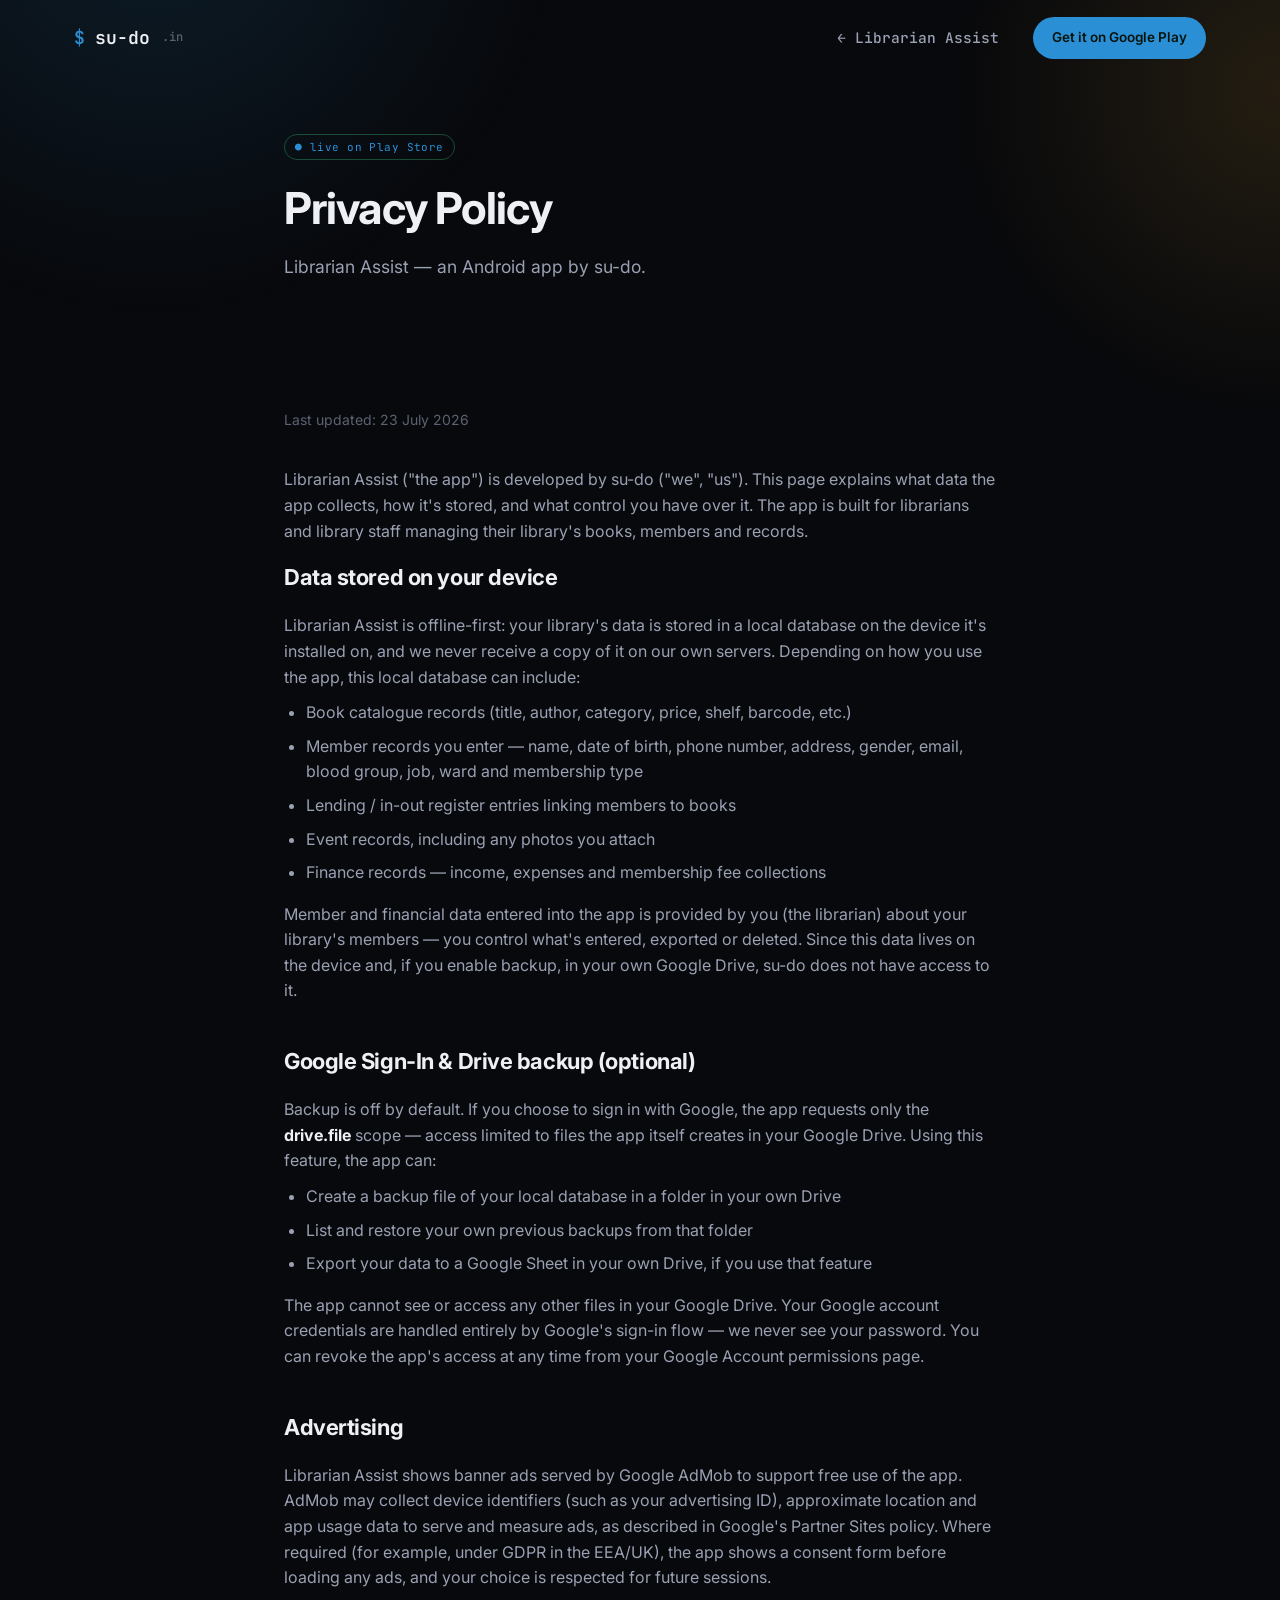
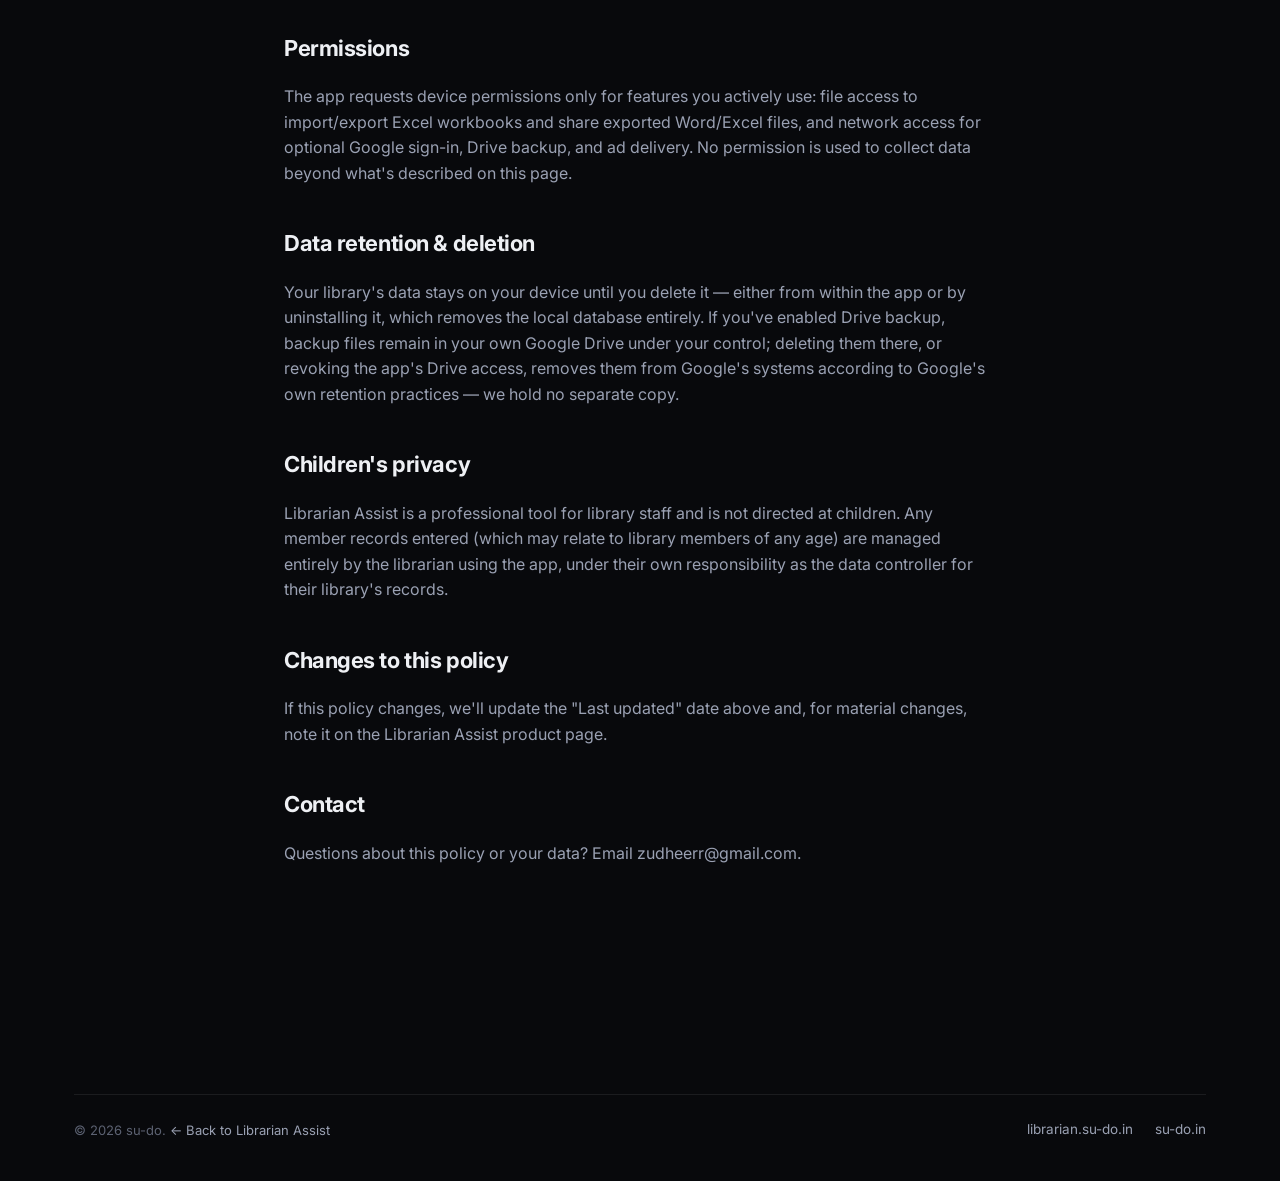
<file: products/librarian-assist/privacy/index.html>
<!DOCTYPE html>
<html lang="en">
<head>
  <meta charset="utf-8">
  <meta name="viewport" content="width=device-width, initial-scale=1">
  <title>Privacy Policy — Librarian Assist</title>
  <meta name="description" content="Privacy Policy for Librarian Assist, the Android library management app by su-do.">
  <meta name="robots" content="noindex">
  <link rel="canonical" href="https://su-do.in/products/librarian-assist/privacy/">
  <meta property="og:type" content="website">
  <meta property="og:title" content="Privacy Policy — Librarian Assist">
  <meta property="og:description" content="Privacy Policy for Librarian Assist, the Android library management app by su-do.">
  <meta property="og:url" content="https://su-do.in/products/librarian-assist/privacy/">
  <link rel="icon" href="../../../assets/img/favicon.svg" type="image/svg+xml">

  <link rel="preconnect" href="https://fonts.googleapis.com">
  <link rel="preconnect" href="https://fonts.gstatic.com" crossorigin>
  <link href="https://fonts.googleapis.com/css2?family=Inter:wght@400;500;600;700;800&family=JetBrains+Mono:wght@400;500;600;700&display=swap" rel="stylesheet">
  <link rel="stylesheet" href="../../../assets/css/style.css">
  <style>
    :root { --accent: #2b8fd6; --accent-soft: rgba(43,143,214,.14); --accent-2: #f0b03c; --accent-2-soft: rgba(240,176,60,.12); }
    .legal-wrap { max-width: 760px; margin: 0 auto; }
    .legal-wrap .updated { color: var(--text-faint); font-size: 14px; margin-bottom: 36px; }
    .legal-wrap h2:first-of-type { margin-top: 0; }
    .legal-wrap ul { list-style: disc; padding-left: 22px; margin: -6px 0 16px; }
    .legal-wrap li { color: var(--text-dim); font-size: 16px; margin-bottom: 8px; }
    .legal-wrap strong { color: var(--text); }
  </style>

  <!-- Google tag (gtag.js) -->
  <script async src="https://www.googletagmanager.com/gtag/js?id=G-2HQ09ZS5JB"></script>
  <script>
    window.dataLayer = window.dataLayer || [];
    function gtag(){dataLayer.push(arguments);}
    gtag('js', new Date());

    gtag('config', 'G-2HQ09ZS5JB');
  </script>
</head>
<body>

  <nav class="nav is-scrolled">
    <div class="container">
      <a href="../../../" class="brand"><span class="dot">$</span> su-do<small>.in</small></a>
      <ul class="nav-links" id="navLinks">
        <li><a href="../" class="back-link">&larr; Librarian Assist</a></li>
        <li><a href="https://play.google.com/store/apps/details?id=com.sudo.librarian_assist" target="_blank" rel="noopener" class="btn btn-primary btn-sm">Get it on Google Play</a></li>
      </ul>
      <button class="nav-toggle" id="navToggle" aria-label="Toggle menu">&#9776;</button>
    </div>
  </nav>

  <header class="detail-hero" style="padding-bottom:20px;">
    <div class="container legal-wrap">
      <span class="status-pill live">&#9679; live on Play Store</span>
      <h1 style="margin-top:14px;">Privacy Policy</h1>
      <p class="tagline">Librarian Assist — an Android app by su-do.</p>
    </div>
  </header>

  <section>
    <div class="container legal-wrap detail-copy">
      <p class="updated">Last updated: 23 July 2026</p>

      <p>
        Librarian Assist ("the app") is developed by su-do ("we", "us"). This
        page explains what data the app collects, how it's stored, and what
        control you have over it. The app is built for librarians and library
        staff managing their library's books, members and records.
      </p>

      <h2>Data stored on your device</h2>
      <p>
        Librarian Assist is offline-first: your library's data is stored in a
        local database on the device it's installed on, and we never receive
        a copy of it on our own servers. Depending on how you use the app,
        this local database can include:
      </p>
      <ul>
        <li>Book catalogue records (title, author, category, price, shelf, barcode, etc.)</li>
        <li>Member records you enter — name, date of birth, phone number, address, gender, email, blood group, job, ward and membership type</li>
        <li>Lending / in-out register entries linking members to books</li>
        <li>Event records, including any photos you attach</li>
        <li>Finance records — income, expenses and membership fee collections</li>
      </ul>
      <p>
        Member and financial data entered into the app is provided by you (the
        librarian) about your library's members — you control what's entered,
        exported or deleted. Since this data lives on the device and, if you
        enable backup, in your own Google Drive, su-do does not have access to
        it.
      </p>

      <h2>Google Sign-In &amp; Drive backup (optional)</h2>
      <p>
        Backup is off by default. If you choose to sign in with Google, the
        app requests only the
        <strong>drive.file</strong> scope — access limited to files the app
        itself creates in your Google Drive. Using this feature, the app can:
      </p>
      <ul>
        <li>Create a backup file of your local database in a folder in your own Drive</li>
        <li>List and restore your own previous backups from that folder</li>
        <li>Export your data to a Google Sheet in your own Drive, if you use that feature</li>
      </ul>
      <p>
        The app cannot see or access any other files in your Google Drive.
        Your Google account credentials are handled entirely by Google's
        sign-in flow — we never see your password. You can revoke the app's
        access at any time from your
        <a href="https://myaccount.google.com/permissions" target="_blank" rel="noopener">Google Account permissions</a>
        page.
      </p>

      <h2>Advertising</h2>
      <p>
        Librarian Assist shows banner ads served by Google AdMob to support
        free use of the app. AdMob may collect device identifiers (such as
        your advertising ID), approximate location and app usage data to
        serve and measure ads, as described in
        <a href="https://policies.google.com/technologies/partner-sites" target="_blank" rel="noopener">Google's Partner Sites policy</a>.
        Where required (for example, under GDPR in the EEA/UK), the app shows
        a consent form before loading any ads, and your choice is respected
        for future sessions.
      </p>

      <h2>Permissions</h2>
      <p>
        The app requests device permissions only for features you actively
        use: file access to import/export Excel workbooks and share exported
        Word/Excel files, and network access for optional Google sign-in,
        Drive backup, and ad delivery. No permission is used to collect data
        beyond what's described on this page.
      </p>

      <h2>Data retention &amp; deletion</h2>
      <p>
        Your library's data stays on your device until you delete it —
        either from within the app or by uninstalling it, which removes the
        local database entirely. If you've enabled Drive backup, backup
        files remain in your own Google Drive under your control; deleting
        them there, or revoking the app's Drive access, removes them from
        Google's systems according to Google's own retention practices — we
        hold no separate copy.
      </p>

      <h2>Children's privacy</h2>
      <p>
        Librarian Assist is a professional tool for library staff and is not
        directed at children. Any member records entered (which may relate to
        library members of any age) are managed entirely by the librarian
        using the app, under their own responsibility as the data controller
        for their library's records.
      </p>

      <h2>Changes to this policy</h2>
      <p>
        If this policy changes, we'll update the "Last updated" date above
        and, for material changes, note it on the
        <a href="../">Librarian Assist product page</a>.
      </p>

      <h2>Contact</h2>
      <p>
        Questions about this policy or your data? Email
        <a href="mailto:zudheerr@gmail.com?subject=Librarian%20Assist%20-%20Privacy">zudheerr@gmail.com</a>.
      </p>
    </div>
  </section>

  <footer class="site-footer">
    <div class="container">
      <div class="footer-bottom">
        <p>&copy; 2026 su-do. <a href="../" style="color:var(--text-dim)">&larr; Back to Librarian Assist</a></p>
        <div class="footer-links">
          <a href="https://librarian.su-do.in" target="_blank" rel="noopener">librarian.su-do.in</a>
          <a href="https://su-do.in">su-do.in</a>
        </div>
      </div>
    </div>
  </footer>

  <script src="../../../assets/js/main.js"></script>
</body>
</html>
</file>
<file: assets/css/style.css>
/* ==========================================================================
   su-do — brand site
   Design system: dark, terminal-inspired, premium engineering studio.
   ========================================================================== */

:root {
  --bg: #08090c;
  --bg-elevated: #0d0f14;
  --surface: #13151b;
  --surface-2: #191c24;
  --border: rgba(255, 255, 255, 0.08);
  --border-strong: rgba(255, 255, 255, 0.14);
  --text: #eef0f4;
  --text-dim: #9aa1b3;
  --text-faint: #5c6272;
  --accent: #3ee08b;
  --accent-soft: rgba(62, 224, 139, 0.12);
  --accent-2: #8b7bff;
  --accent-2-soft: rgba(139, 123, 255, 0.12);
  --radius-sm: 8px;
  --radius: 14px;
  --radius-lg: 22px;
  --font-sans: "Inter", -apple-system, BlinkMacSystemFont, "Segoe UI", sans-serif;
  --font-mono: "JetBrains Mono", ui-monospace, "SFMono-Regular", Menlo, monospace;
  --container: 1180px;
  --shadow-lg: 0 30px 80px -20px rgba(0, 0, 0, 0.6);
}

* { box-sizing: border-box; }
html { scroll-behavior: smooth; }

body {
  margin: 0;
  background: var(--bg);
  color: var(--text);
  font-family: var(--font-sans);
  font-size: 16px;
  line-height: 1.6;
  -webkit-font-smoothing: antialiased;
}

body::before {
  content: "";
  position: fixed;
  inset: 0;
  z-index: 0;
  pointer-events: none;
  background:
    radial-gradient(680px circle at 12% -10%, var(--accent-soft), transparent 60%),
    radial-gradient(600px circle at 100% 10%, var(--accent-2-soft), transparent 55%);
}

img { max-width: 100%; display: block; }
a { color: inherit; text-decoration: none; }
ul { margin: 0; padding: 0; list-style: none; }
h1, h2, h3, h4 { margin: 0; font-weight: 700; letter-spacing: -0.02em; }
p { margin: 0; }

.container {
  width: 100%;
  max-width: var(--container);
  margin: 0 auto;
  padding: 0 24px;
  position: relative;
  z-index: 1;
}

section { position: relative; z-index: 1; padding: 108px 0; }
section + section { border-top: 1px solid var(--border); }

.eyebrow {
  display: inline-flex;
  align-items: center;
  gap: 8px;
  font-family: var(--font-mono);
  font-size: 13px;
  color: var(--accent);
  letter-spacing: 0.02em;
  margin-bottom: 18px;
}
.eyebrow::before { content: "//"; color: var(--text-faint); }

.section-head { max-width: 620px; margin-bottom: 56px; }
.section-head h2 { font-size: clamp(28px, 3.4vw, 38px); }
.section-head p { margin-top: 14px; color: var(--text-dim); font-size: 17px; }

/* ---------- buttons ---------- */
.btn {
  display: inline-flex;
  align-items: center;
  gap: 8px;
  padding: 13px 24px;
  border-radius: 999px;
  font-weight: 600;
  font-size: 14.5px;
  border: 1px solid transparent;
  cursor: pointer;
  transition: transform 0.18s ease, border-color 0.18s ease, background 0.18s ease, color 0.18s ease;
  white-space: nowrap;
}
.btn:hover { transform: translateY(-2px); }
.btn-primary { background: var(--accent); color: #06130b; }
.btn-primary:hover { background: #55e89e; }
.btn-ghost { background: transparent; color: var(--text); border-color: var(--border-strong); }
.btn-ghost:hover { border-color: var(--accent); color: var(--accent); }
.btn-sm { padding: 9px 18px; font-size: 13.5px; }

/* ---------- nav ---------- */
.nav {
  position: sticky;
  top: 0;
  z-index: 50;
  border-bottom: 1px solid transparent;
  transition: border-color 0.25s ease, background 0.25s ease;
}
.nav.is-scrolled {
  background: rgba(8, 9, 12, 0.82);
  backdrop-filter: blur(14px);
  border-bottom-color: var(--border);
}
.nav .container { display: flex; align-items: center; justify-content: space-between; height: 76px; }
.brand { display: flex; align-items: center; gap: 10px; font-family: var(--font-mono); font-weight: 600; font-size: 18px; }
.brand .dot { color: var(--accent); }
.brand small { color: var(--text-faint); font-weight: 500; font-size: 12px; margin-left: 2px; }

.nav-links { display: flex; align-items: center; gap: 34px; }
.nav-links a:not(.btn) { color: var(--text-dim); font-size: 14.5px; font-weight: 500; transition: color 0.18s ease; }
.nav-links a:not(.btn):hover { color: var(--text); }
.nav-actions { display: flex; align-items: center; gap: 18px; }
.nav-toggle { display: none; background: none; border: none; color: var(--text); font-size: 24px; cursor: pointer; }

/* ---------- hero ---------- */
.hero { padding: 150px 0 120px; border-top: none; }
.hero-grid { display: grid; grid-template-columns: 1.05fr 0.95fr; gap: 60px; align-items: center; }
.hero h1 { font-size: clamp(38px, 5vw, 58px); line-height: 1.08; }
.hero h1 .accent { color: var(--accent); }
.hero-sub { margin-top: 22px; font-size: 18.5px; color: var(--text-dim); max-width: 520px; }
.hero-cta { display: flex; gap: 14px; margin-top: 34px; flex-wrap: wrap; }
.hero-meta { display: flex; gap: 28px; margin-top: 48px; flex-wrap: wrap; }
.hero-meta div { font-family: var(--font-mono); }
.hero-meta strong { display: block; font-size: 22px; color: var(--text); }
.hero-meta span { font-size: 12.5px; color: var(--text-faint); text-transform: uppercase; letter-spacing: 0.06em; }

/* terminal mock */
.terminal {
  background: var(--surface);
  border: 1px solid var(--border);
  border-radius: var(--radius-lg);
  box-shadow: var(--shadow-lg);
  overflow: hidden;
}
.terminal-bar { display: flex; align-items: center; gap: 8px; padding: 14px 18px; border-bottom: 1px solid var(--border); }
.terminal-bar span { width: 11px; height: 11px; border-radius: 50%; background: #3a3d47; }
.terminal-bar span:nth-child(1) { background: #ff5f57; }
.terminal-bar span:nth-child(2) { background: #febc2e; }
.terminal-bar span:nth-child(3) { background: #28c840; }
.terminal-bar em { margin-left: 10px; font-style: normal; font-family: var(--font-mono); font-size: 12.5px; color: var(--text-faint); }
.terminal-body { padding: 26px 24px 30px; font-family: var(--font-mono); font-size: 14px; line-height: 1.9; }
.terminal-body .line-in { color: var(--text-dim); }
.terminal-body .line-in .prompt { color: var(--accent); margin-right: 8px; }
.terminal-body .ok { color: var(--accent); }
.terminal-body .muted { color: var(--text-faint); }
.terminal-body .tag { color: var(--accent-2); }

/* ---------- logo strip ---------- */
.stack-strip { padding: 46px 0; }
.stack-strip .container { display: flex; align-items: center; gap: 40px; flex-wrap: wrap; justify-content: space-between; }
.stack-strip p { font-family: var(--font-mono); font-size: 12.5px; color: var(--text-faint); text-transform: uppercase; letter-spacing: 0.08em; white-space: nowrap; }
.stack-list { display: flex; gap: 28px; flex-wrap: wrap; }
.stack-list span { font-size: 14.5px; color: var(--text-dim); font-weight: 500; }

/* ---------- capability cards ---------- */
.pillars { display: grid; grid-template-columns: repeat(3, 1fr); gap: 24px; }
.pillar {
  background: var(--surface);
  border: 1px solid var(--border);
  border-radius: var(--radius);
  padding: 32px 28px;
  transition: border-color 0.2s ease, transform 0.2s ease;
}
.pillar:hover { border-color: var(--border-strong); transform: translateY(-4px); }
.pillar .num { font-family: var(--font-mono); color: var(--text-faint); font-size: 13px; }
.pillar h3 { margin-top: 14px; font-size: 20px; }
.pillar p { margin-top: 10px; color: var(--text-dim); font-size: 15px; }
.pillar .tags { display: flex; flex-wrap: wrap; gap: 8px; margin-top: 20px; }
.pillar .tags span {
  font-family: var(--font-mono);
  font-size: 12px;
  color: var(--text-dim);
  border: 1px solid var(--border);
  padding: 5px 10px;
  border-radius: 999px;
}

/* ---------- products ---------- */
.products-grid { display: grid; grid-template-columns: repeat(3, 1fr); gap: 26px; }
.product-card {
  background: var(--surface);
  border: 1px solid var(--border);
  border-radius: var(--radius-lg);
  padding: 30px;
  display: flex;
  flex-direction: column;
  gap: 20px;
  transition: transform 0.22s ease, border-color 0.22s ease, box-shadow 0.22s ease;
  position: relative;
  overflow: hidden;
}
.product-card:hover { transform: translateY(-6px); border-color: var(--border-strong); box-shadow: var(--shadow-lg); }
.product-card .icon-wrap { display: flex; align-items: center; justify-content: space-between; }
.product-card .icon {
  width: 58px; height: 58px; border-radius: 16px; overflow: hidden;
  border: 1px solid var(--border);
}
.product-card .icon img { width: 100%; height: 100%; object-fit: cover; }
.status-pill {
  font-family: var(--font-mono);
  font-size: 11px;
  letter-spacing: 0.04em;
  padding: 5px 10px;
  border-radius: 999px;
  border: 1px solid var(--border);
  color: var(--text-faint);
  white-space: nowrap;
}
.status-pill.live { color: var(--accent); border-color: rgba(62, 224, 139, 0.3); }
.product-card h3 { font-size: 21px; }
.product-card .tagline { color: var(--text-dim); font-size: 14.5px; }
.product-card .desc { color: var(--text-dim); font-size: 14.5px; flex: 1; }
.product-card .tags { display: flex; flex-wrap: wrap; gap: 7px; }
.product-card .tags span {
  font-family: var(--font-mono); font-size: 11.5px; color: var(--text-faint);
  border: 1px solid var(--border); padding: 4px 9px; border-radius: 999px;
}
.product-card .card-actions { display: flex; align-items: center; justify-content: space-between; margin-top: 4px; }
.product-card .visit { font-size: 13.5px; font-weight: 600; color: var(--text); display: inline-flex; align-items: center; gap: 6px; }
.product-card .visit .arrow { transition: transform 0.18s ease; }
.product-card:hover .visit .arrow { transform: translateX(4px); }

.product-teaser {
  border-style: dashed;
  align-items: flex-start;
  justify-content: center;
}
.product-teaser h3 { font-size: 19px; }
.product-teaser p { color: var(--text-dim); font-size: 14.5px; }

/* ---------- why us ---------- */
.why-grid { display: grid; grid-template-columns: repeat(2, 1fr); gap: 20px; }
.why-item { display: flex; gap: 18px; padding: 26px 0; border-bottom: 1px solid var(--border); }
.why-item:nth-last-child(-n+1) { border-bottom: none; }
.why-item .idx { font-family: var(--font-mono); color: var(--accent); font-size: 15px; padding-top: 2px; }
.why-item h4 { font-size: 17px; }
.why-item p { margin-top: 8px; color: var(--text-dim); font-size: 14.5px; }

/* ---------- author ---------- */
.author-card {
  display: grid;
  grid-template-columns: auto 1fr;
  gap: 40px;
  align-items: center;
  background: linear-gradient(160deg, var(--surface), var(--bg-elevated));
  border: 1px solid var(--border);
  border-radius: var(--radius-lg);
  padding: 44px;
}
.author-avatar {
  width: 128px; height: 128px; border-radius: 50%;
  overflow: hidden; border: 1px solid var(--border-strong);
  flex-shrink: 0;
}
.author-avatar img { width: 100%; height: 100%; object-fit: cover; }
.author-card h3 { font-size: 22px; }
.author-card .role { color: var(--accent); font-family: var(--font-mono); font-size: 13px; margin-top: 6px; display: block; }
.author-card p.bio { margin-top: 16px; color: var(--text-dim); font-size: 15px; max-width: 620px; }
.author-stats { display: flex; gap: 32px; margin-top: 24px; flex-wrap: wrap; }
.author-stats div strong { display: block; font-size: 20px; font-family: var(--font-mono); }
.author-stats div span { font-size: 12px; color: var(--text-faint); text-transform: uppercase; letter-spacing: 0.05em; }
.author-actions { display: flex; gap: 14px; margin-top: 28px; flex-wrap: wrap; }

/* ---------- contact ---------- */
.contact-wrap { display: grid; grid-template-columns: 1fr 1fr; gap: 60px; align-items: center; }
.contact-wrap h2 { font-size: clamp(28px, 3.6vw, 40px); }
.contact-wrap p.lead { margin-top: 16px; color: var(--text-dim); font-size: 17px; max-width: 440px; }
.contact-list { margin-top: 30px; display: flex; flex-direction: column; gap: 14px; }
.contact-list a { display: inline-flex; align-items: center; gap: 10px; font-family: var(--font-mono); font-size: 14.5px; color: var(--text-dim); transition: color 0.18s ease; width: fit-content; }
.contact-list a:hover { color: var(--accent); }
.contact-card {
  background: var(--surface); border: 1px solid var(--border); border-radius: var(--radius-lg);
  padding: 36px;
}
.contact-card .line { display: flex; justify-content: space-between; padding: 14px 0; border-bottom: 1px solid var(--border); font-size: 14.5px; }
.contact-card .line:last-of-type { border-bottom: none; }
.contact-card .line span:first-child { color: var(--text-faint); }
.contact-card .line span:last-child { font-family: var(--font-mono); }
.contact-card .btn { width: 100%; justify-content: center; margin-top: 24px; }

/* ---------- footer ---------- */
footer.site-footer { padding: 56px 0 40px; }
.footer-top { display: flex; justify-content: space-between; gap: 40px; flex-wrap: wrap; }
.footer-cols { display: flex; gap: 64px; flex-wrap: wrap; }
.footer-col h5 { font-size: 12.5px; text-transform: uppercase; letter-spacing: 0.06em; color: var(--text-faint); margin-bottom: 14px; }
.footer-col a, .footer-col p { display: block; color: var(--text-dim); font-size: 14.5px; margin-bottom: 10px; }
.footer-col a:hover { color: var(--text); }
.footer-bottom { margin-top: 48px; padding-top: 24px; border-top: 1px solid var(--border); display: flex; justify-content: space-between; align-items: center; flex-wrap: wrap; gap: 12px; }
.footer-bottom p { font-size: 13px; color: var(--text-faint); }
.footer-bottom .social { display: flex; gap: 16px; }
.footer-bottom .social a { color: var(--text-faint); }
.footer-bottom .social a:hover { color: var(--accent); }
.footer-links { display: flex; gap: 22px; flex-wrap: wrap; }
.footer-links a { font-size: 13.5px; color: var(--text-dim); }
.footer-links a:hover { color: var(--accent); }

/* ---------- reveal ---------- */
.reveal { opacity: 0; transform: translateY(18px); transition: opacity 0.7s ease, transform 0.7s ease; }
.reveal.in { opacity: 1; transform: translateY(0); }

/* ---------- responsive ---------- */
@media (max-width: 980px) {
  .hero-grid { grid-template-columns: 1fr; }
  .pillars { grid-template-columns: 1fr; }
  .products-grid { grid-template-columns: 1fr 1fr; }
  .why-grid { grid-template-columns: 1fr; }
  .contact-wrap { grid-template-columns: 1fr; }
  .author-card { grid-template-columns: 1fr; text-align: left; }
}
@media (max-width: 720px) {
  section { padding: 76px 0; }
  .nav-links { position: fixed; inset: 76px 0 0 0; background: var(--bg); flex-direction: column; padding: 32px 24px; gap: 22px; align-items: flex-start; border-top: 1px solid var(--border); transform: translateX(100%); transition: transform 0.25s ease; }
  .nav-links.open { transform: translateX(0); }
  .nav-toggle { display: block; }
  .products-grid { grid-template-columns: 1fr; }
  .hero { padding: 120px 0 80px; }
  .hero-meta { gap: 20px; }
  .footer-top { flex-direction: column; gap: 32px; }
  .author-card { padding: 28px; }
}

/* ==========================================================================
   Product detail pages (/products/<slug>/)
   ========================================================================== */

.back-link {
  display: inline-flex;
  align-items: center;
  gap: 8px;
  font-family: var(--font-mono);
  font-size: 13.5px;
  color: var(--text-dim);
}
.back-link:hover { color: var(--accent); }

.detail-hero { padding: 56px 0 90px; }
.detail-hero-grid { display: grid; grid-template-columns: auto 1fr; gap: 40px; align-items: center; }
.detail-hero .icon-xl {
  width: 108px; height: 108px; border-radius: 26px; overflow: hidden;
  border: 1px solid var(--border); box-shadow: var(--shadow-lg);
}
.detail-hero .icon-xl img { width: 100%; height: 100%; object-fit: cover; }
.detail-hero h1 { font-size: clamp(30px, 4vw, 44px); margin-top: 14px; }
.detail-hero .tagline { margin-top: 10px; color: var(--text-dim); font-size: 17.5px; max-width: 560px; }
.detail-hero .cta-row { display: flex; gap: 14px; margin-top: 26px; flex-wrap: wrap; }

.detail-body { display: grid; grid-template-columns: 1.6fr 1fr; gap: 50px; align-items: start; }
.detail-copy p { color: var(--text-dim); font-size: 16px; margin-bottom: 16px; }
.detail-copy h2 { font-size: 22px; margin: 40px 0 18px; }
.detail-copy h2:first-child { margin-top: 0; }

.detail-feature-list { display: flex; flex-direction: column; gap: 18px; }
.detail-feature-list .item { display: flex; gap: 16px; padding-bottom: 18px; border-bottom: 1px solid var(--border); }
.detail-feature-list .item:last-child { border-bottom: none; padding-bottom: 0; }
.detail-feature-list .item .n { font-family: var(--font-mono); color: var(--accent); font-size: 13px; padding-top: 3px; flex-shrink: 0; }
.detail-feature-list .item h4 { font-size: 16px; }
.detail-feature-list .item p { margin-top: 6px; color: var(--text-dim); font-size: 14.5px; }

.detail-side { display: flex; flex-direction: column; gap: 22px; position: sticky; top: 96px; }
.side-card { background: var(--surface); border: 1px solid var(--border); border-radius: var(--radius); padding: 26px; }
.side-card h5 { font-size: 12px; text-transform: uppercase; letter-spacing: 0.06em; color: var(--text-faint); margin-bottom: 16px; }
.side-card .row { display: flex; justify-content: space-between; padding: 10px 0; border-bottom: 1px solid var(--border); font-size: 14px; }
.side-card .row:last-child { border-bottom: none; }
.side-card .row span:first-child { color: var(--text-faint); }
.side-card .row span:last-child { color: var(--text); font-family: var(--font-mono); font-size: 13px; text-align: right; }
.side-card .tags { display: flex; flex-wrap: wrap; gap: 8px; margin-top: 4px; }
.side-card .tags span {
  font-family: var(--font-mono); font-size: 12px; color: var(--text-dim);
  border: 1px solid var(--border); padding: 5px 10px; border-radius: 999px;
}
.side-card .btn { width: 100%; justify-content: center; }
.side-card .btn + .btn { margin-top: 10px; }

@media (max-width: 900px) {
  .detail-hero-grid { grid-template-columns: 1fr; }
  .detail-body { grid-template-columns: 1fr; }
  .detail-side { position: static; }
}
</file>
